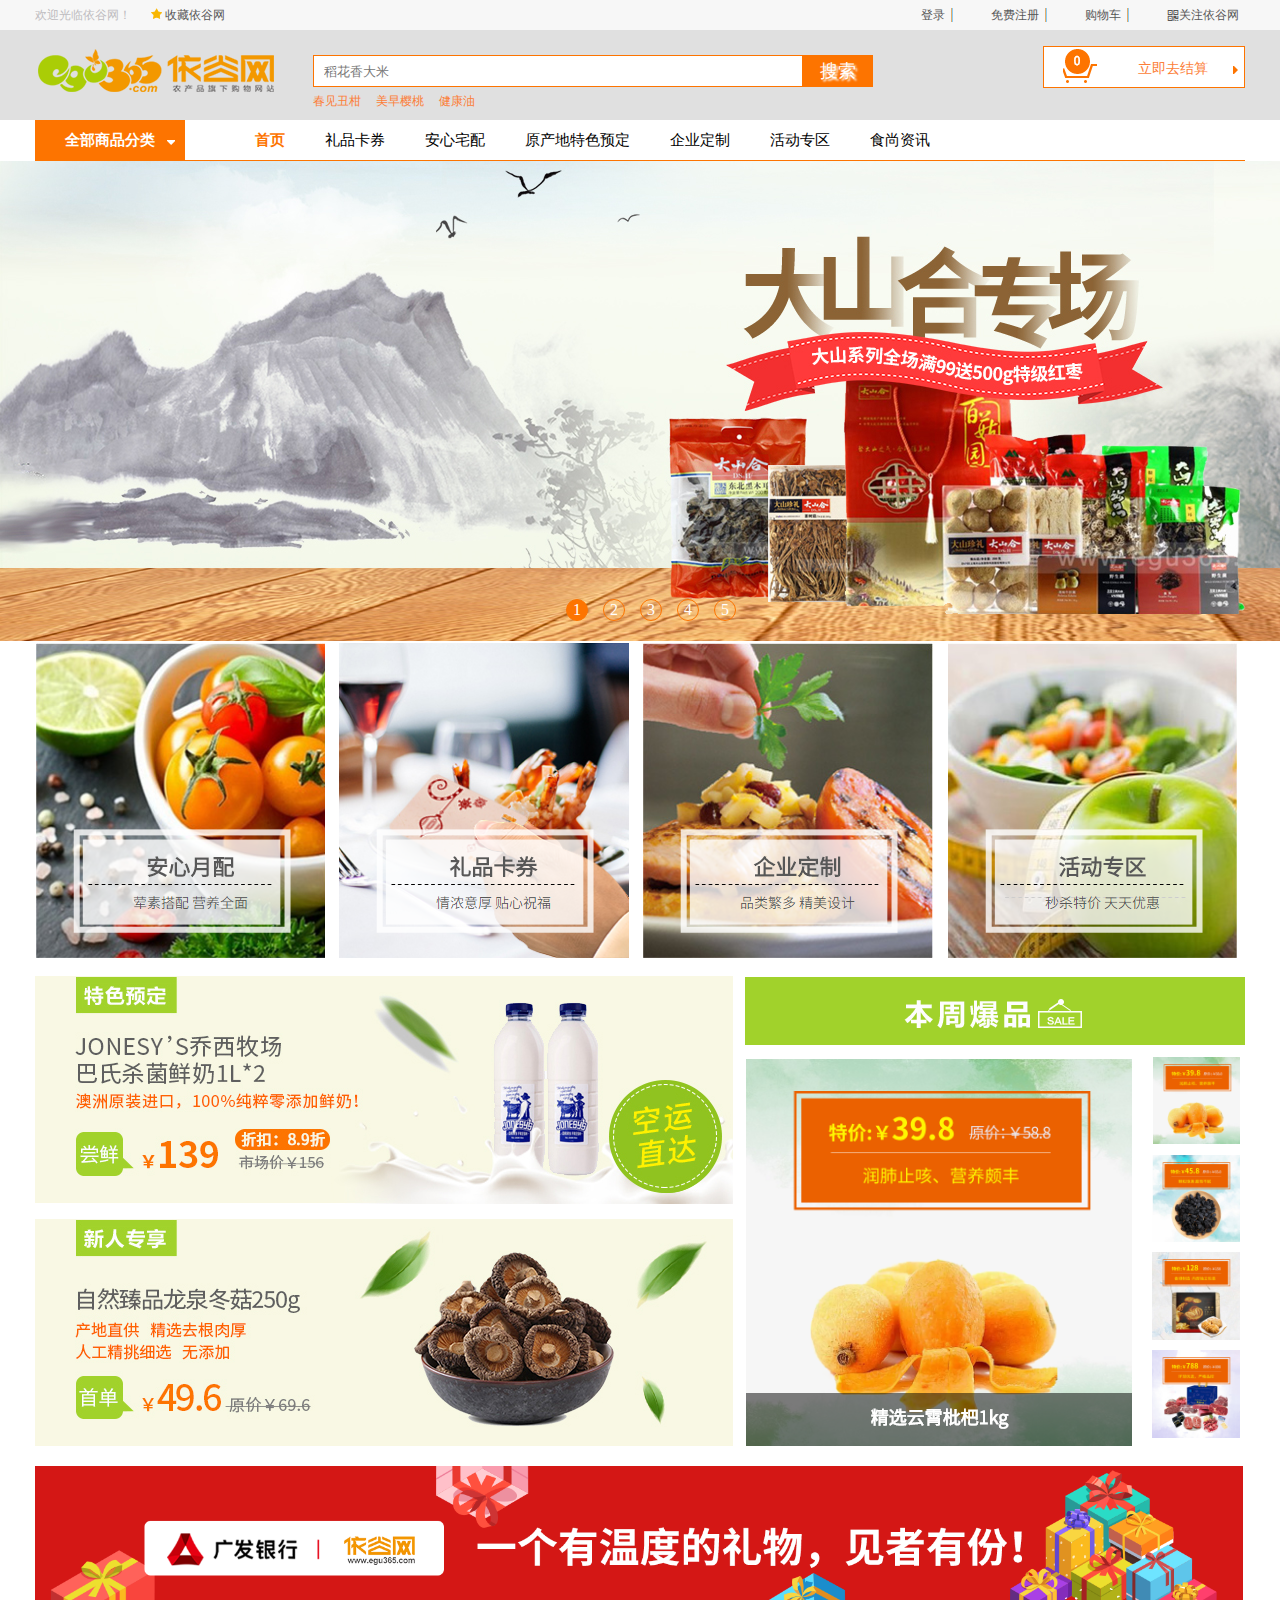
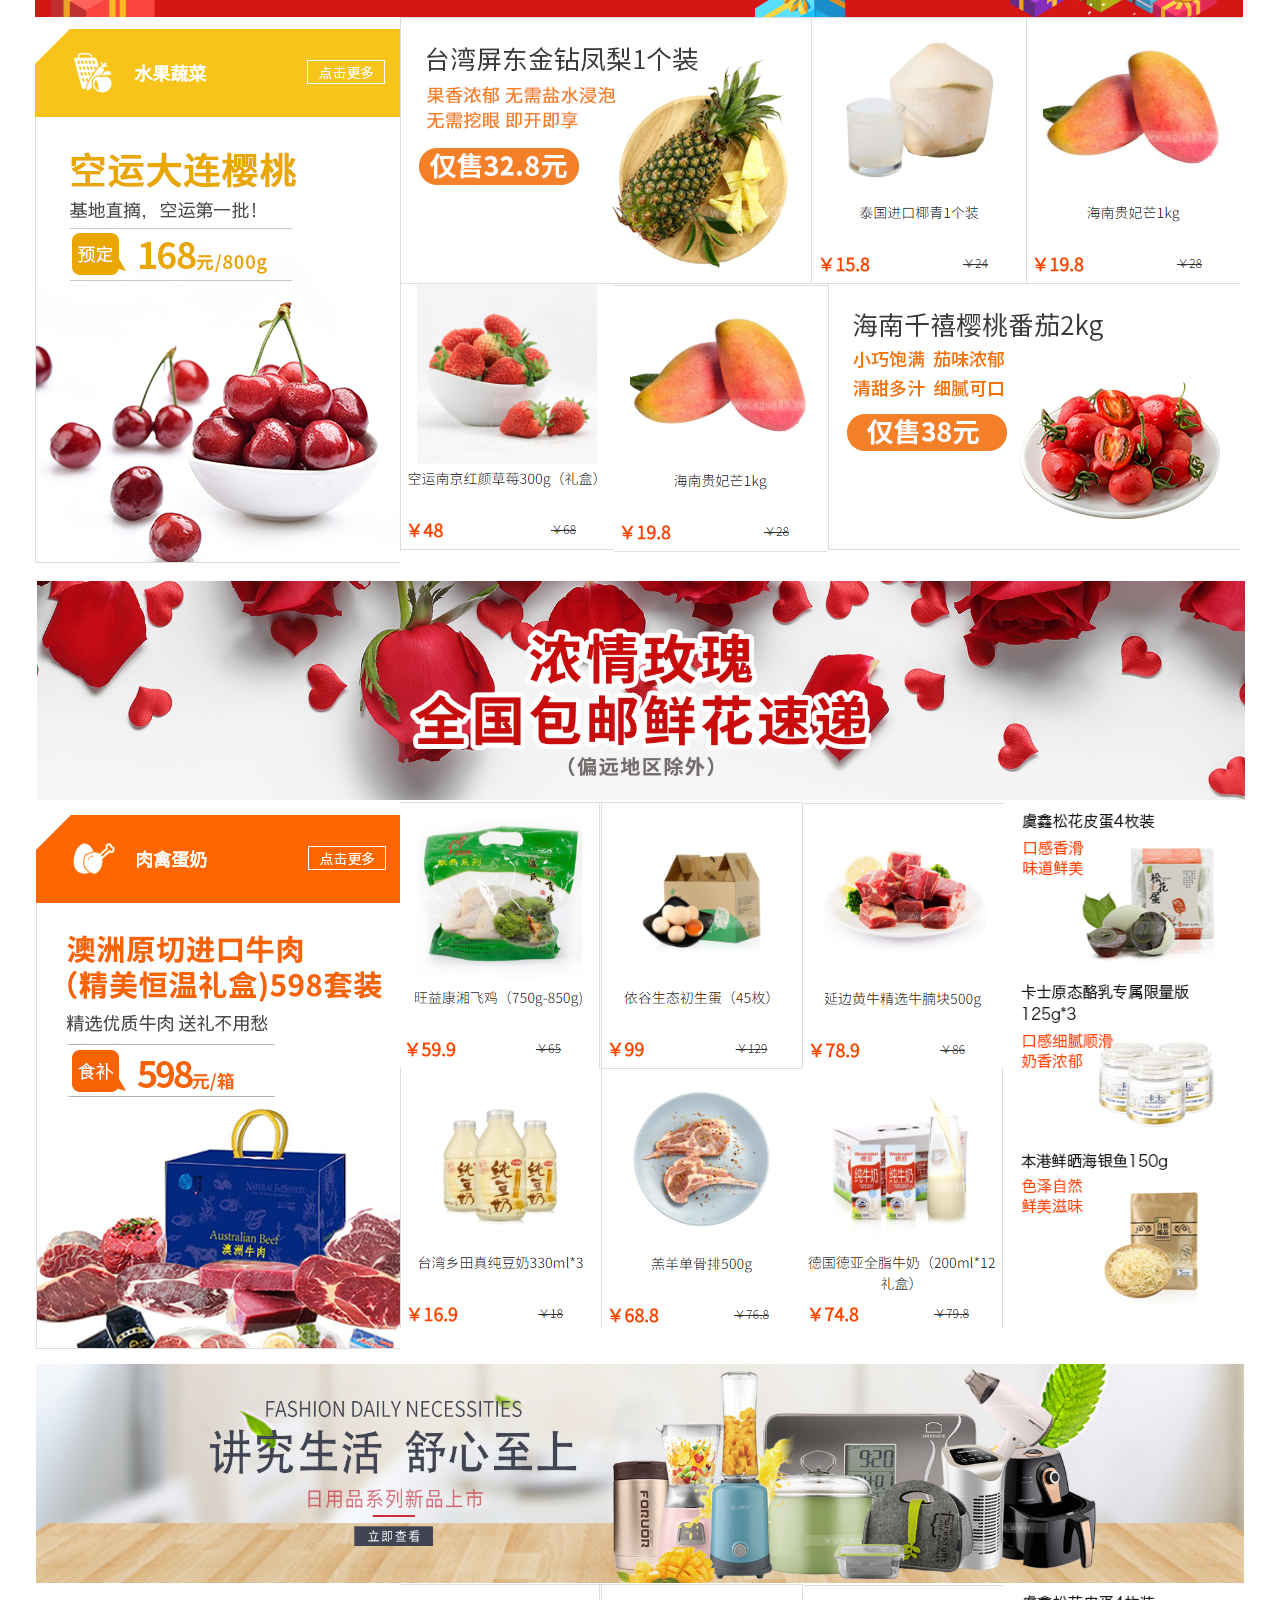
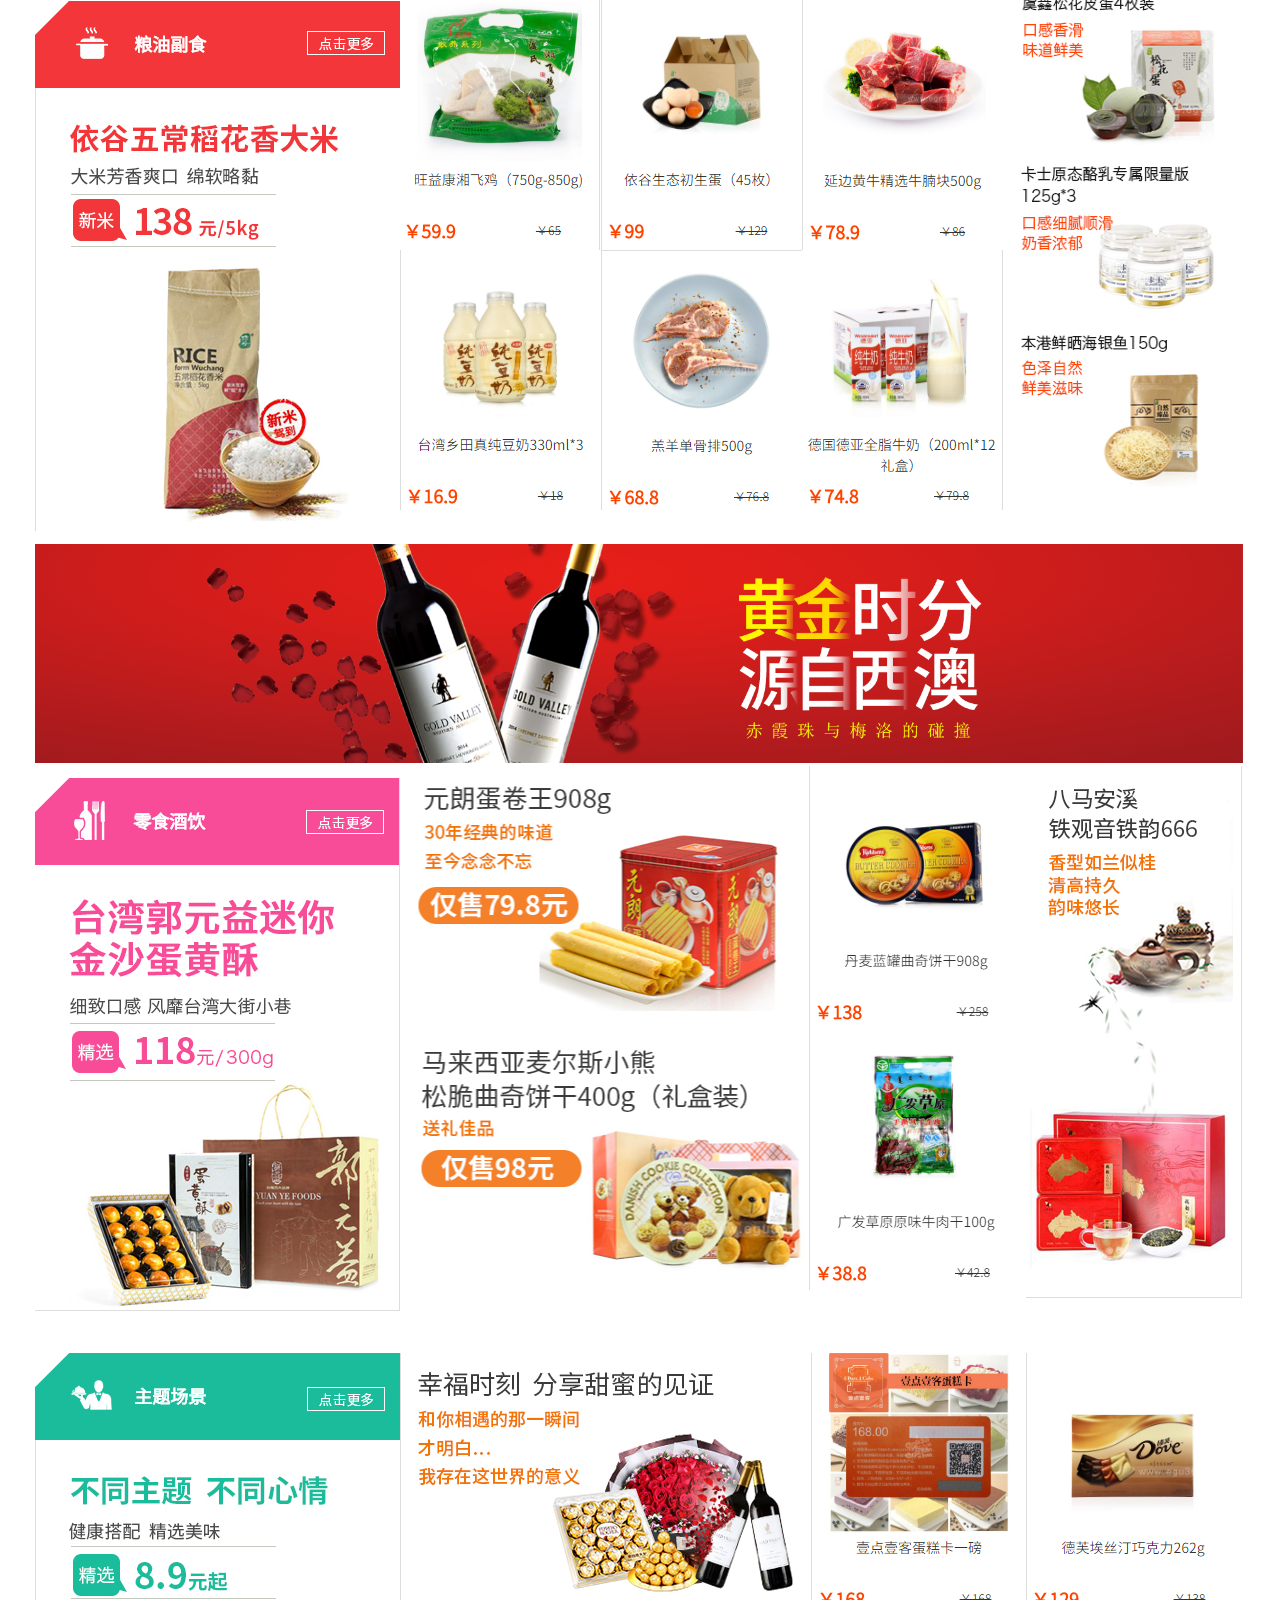
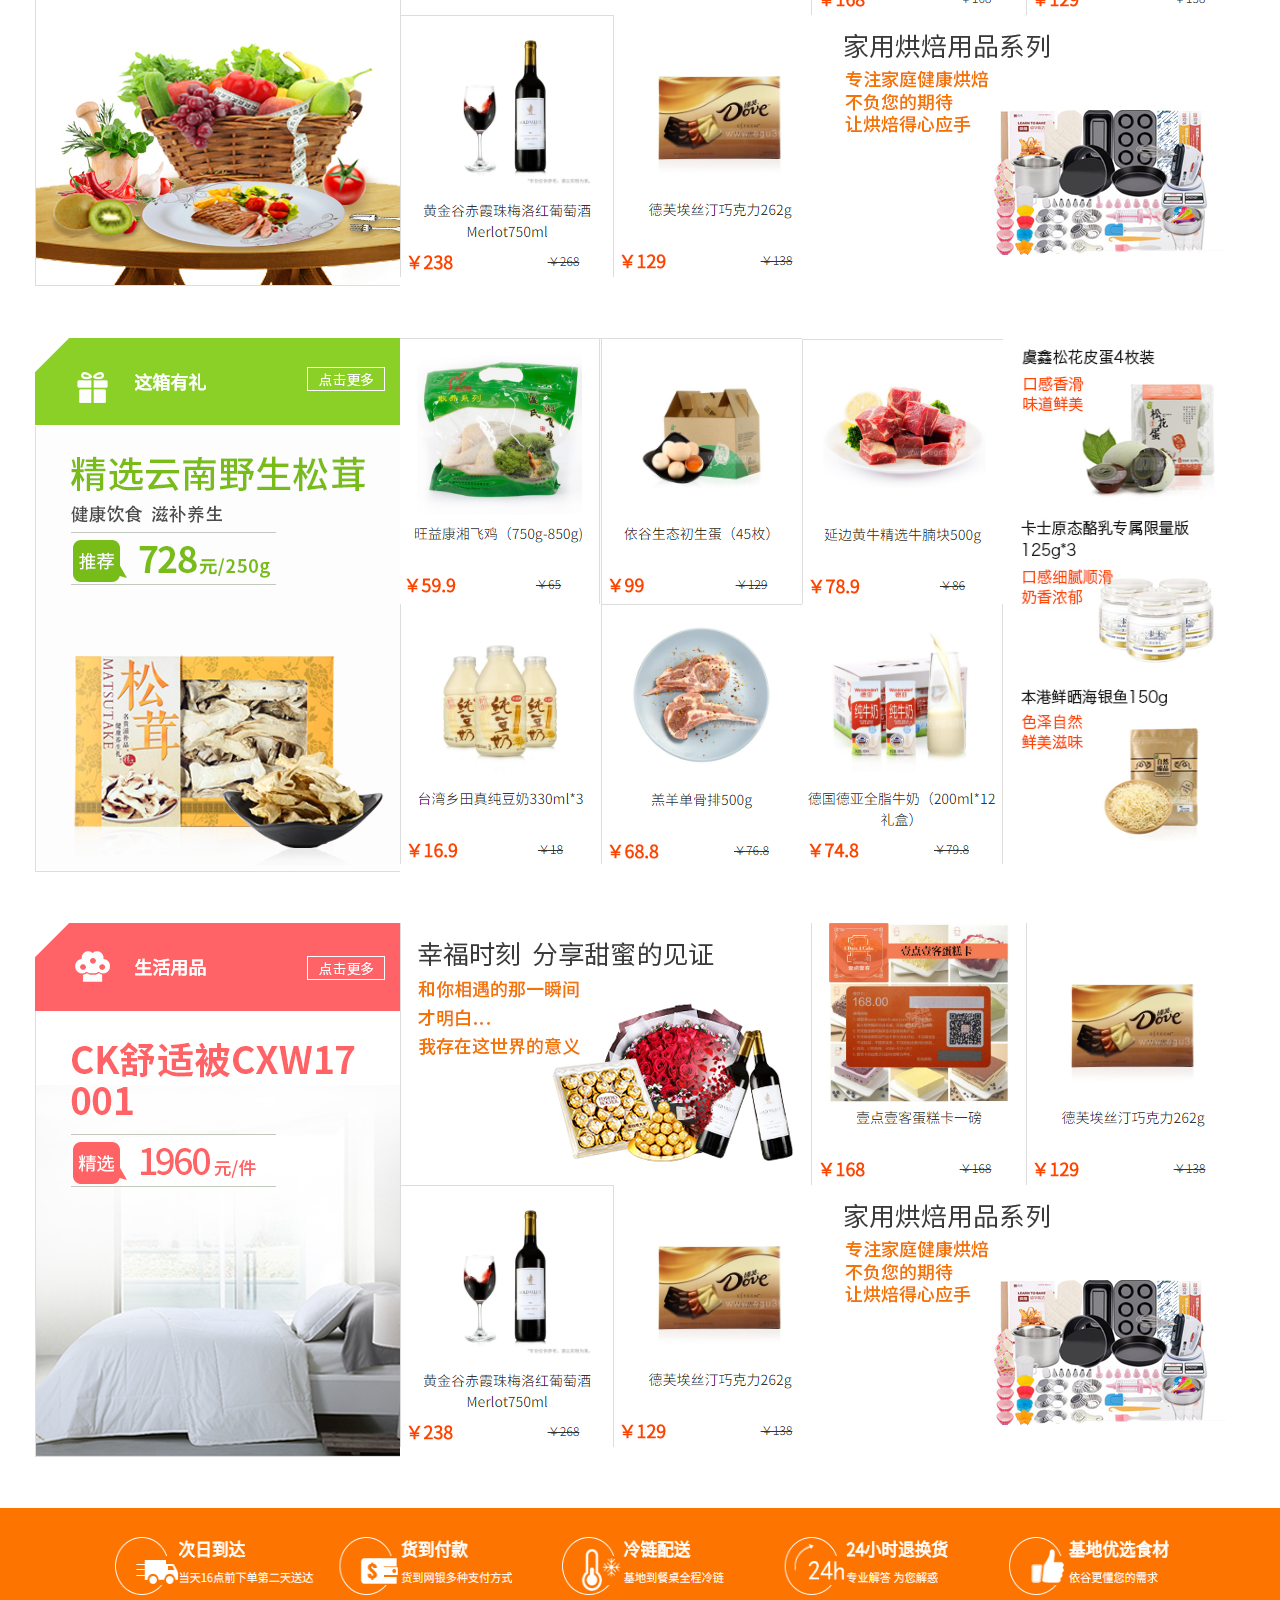
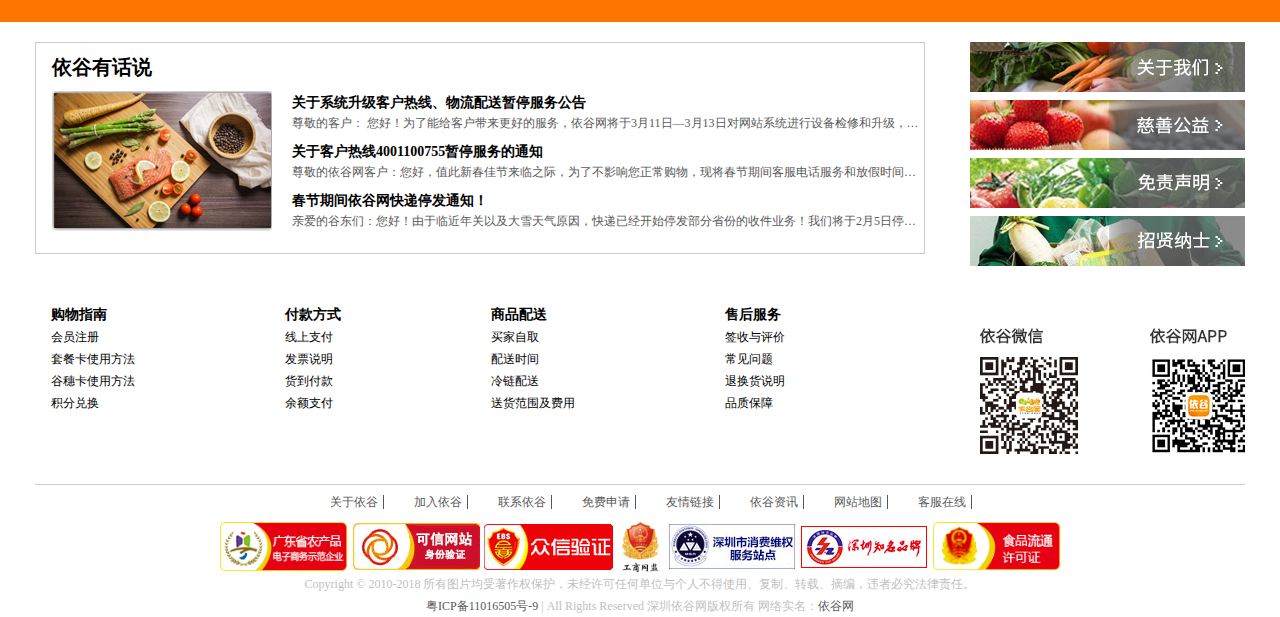
<file: src/index.html>
<!DOCTYPE html>
<html lang="en">
    <head>
        <meta charset="utf-8">
        <link rel="stylesheet" type="text/css" href="css/base.css">
        <link rel="stylesheet" type="text/css" href="css/index.css">
        <script src="js/common.js" type="text/javascript"></script>
        <script src="js/shouye.js" type="text/javascript"></script>
        
    </head>
    <body>
        <div id="box">
            <div id="header1">
                <div class="container">
                    <ul class="zuo fl">
                        <li class="zuo1">欢迎光临依谷网！</li>
                        <li class="zuo2">
                            <i></i>
                            收藏依谷网
                        </li>
                    </ul>
                    <ul class="you fr">
                        <li><span style="border-left:0 none;">登录</span></li>
                        <li><span>免费注册</span></li>
                        <li><span>购物车</span></li>
                        <li>
                            <span style="border-right:0 none;">
                                <i class="iconfont icon-erweima"></i>关注依谷网
                            </span>
                        </li>
                    </ul>
                </div>
            </div>
            <div id="header2">
                <div class="container">
                    <img src="img/header2_1.png">
                    <div class="hd2_c fl">
                        <input type="text" placeholder="稻花香大米"/>
                        <button>搜索</button>
                        <p>
                            <span>春见丑柑</span>
                            <span>美早樱桃</span>
                            <span>健康油</span>
                        </p>
                    </div>
                    <div class="hd2_r fr">
                        <input type="text" />
                        <!-- gouWuChe -->
                        <p class="gwc">
                            <span class="gwc1"></span>
                            <span class="gwc2"></span>
                        </p>
                        <p class="jiesuan">
                            <span>立即去结算</span>
                            <i class="jiesuan2"></i>
                        </p>
                    </div>
                </div>
            </div>
            <div id="nav">
                <div class="container clearfix">
                    <h2 class="yiji">
                        <a href="">全部商品分类</a>
                        <span class="jiantou"></span>
                        <ul class="nav2">
                            <li class="nav2_li">
                                <i><img src="img/nav2.png"></i>
                                <span class="zuo">水果蔬菜</span>
                                <ul class="nav3">
                                    <li>
                                        <span>国产水果</span>
                                        <span>苹果</span>
                                        <span>梨</span>
                                        <span>柑橙柚</span>
                                        <span>桃李杏</span>
                                        <span>瓜类</span>
                                        <span>热带水果</span>
                                        <span>富含维C</span>
                                        <span>其他</span>
                                    </li>
                                    <li>
                                        <span>进口水果</span>
                                        <span>美国</span>
                                        <span>智利</span>
                                        <span>新西兰</span>
                                        <span>澳大利亚</span>
                                        <span>泰国</span>
                                        <span>越南</span>
                                        <span>其他</span>
                                    </li>
                                    <li>
                                        <span>新鲜蔬菜</span>
                                        <span>叶菜</span>
                                        <span>根茎/瓜类</span>
                                        <span>菌菇类</span>
                                        <span>茄果/豆类</span>
                                        <span>特色蔬菜</span>
                                        <span>其他蔬菜</span>
                                    </li>
                                </ul>
                            </li>
                            <li class="nav2_li">
                                <i><img src="img/nav3.png"></i>
                                <span  class="zuo">肉禽蛋奶</span>
                                <ul class="nav3">
                                    <li>
                                        <span>无肉不欢</span>
                                        <span>进口肉类</span>
                                        <span>牛肉</span>
                                        <span>羊肉</span>
                                        <span>猪肉</span>
                                        <span>家禽</span>
                                        <span>其他</span>
                                    </li>
                                    <li>
                                        <span>水产海鲜</span>
                                        <span>虾兵蟹将</span>
                                        <span>鲍参翅肚</span>
                                        <span>淡鱼海鱼</span>
                                        <span>珍品贝类</span>
                                    </li>
                                    <li>
                                        <span>新鲜蛋品</span>
                                        <span>生态养殖</span>
                                        <span>蛋蛋制品</span>
                                    </li>
                                    <li>
                                        <span>方便速食</span>
                                        <span>速食品</span>
                                        <span>手工面点</span>
                                        <span>丸子</span>
                                        <span>豆制品</span>
                                    </li>
                                    <li>
                                        <span>牛奶乳品</span>
                                        <span>有机奶</span>
                                        <span>纯牛奶</span>
                                        <span>酸奶</span>
                                        <span>奶制品</span>
                                    </li>
                                </ul>
                            </li>
                            <li class="nav2_li">
                                <i><img src="img/nav4.png"></i>
                                <span class="zuo">粮油副食</span>
                                <ul class="nav3">
                                    <li>
                                        <span>干货特产</span>
                                        <span>臻品干货</span>
                                        <span>山珍海味</span>
                                        <span>腌腊食品</span>
                                        <span>其他特产</span>
                                    </li>
                                    <li>
                                        <span>米面杂粮</span>
                                        <span>五常稻花香</span>
                                        <span>大米</span>
                                        <span>五谷杂粮</span>
                                        <span>面/粉/及制品</span>
                                    </li>
                                    <li>
                                        <span>健康食油</span>
                                        <span>花生油</span>
                                        <span>玉米油</span>
                                        <span>橄榄油</span>
                                        <span>山茶油</span>
                                        <span>调和油</span>
                                        <span>更多油类</span>
                                    </li>
                                    <li>
                                        <span>五味生香</span>
                                        <span>调味品</span>
                                        <span>汤料/底料</span>
                                        <span>果酱</span>
                                        <span>沙拉酱</span>
                                        <span>辣椒酱</span>
                                        <span>其他酱料</span>
                                    </li>
                                </ul>
                            </li>
                            <li class="nav2_li">
                                <i><img src="img/nav5.png"></i>
                                <span class="zuo">零食酒饮</span>
                                <ul class="nav3">
                                    <li>
                                        <span>吃货精选</span>
                                        <span>进口零食</span>
                                        <span>坚果炒货</span>
                                        <span>果干蜜饯</span>
                                        <span>糕点饼干</span>
                                        <span>糖果巧克力</span>
                                        <span>膨化食品</span>
                                        <span>飘香肉脯</span>
                                        <span>海苔</span>
                                        <span>其他</span>
                                    </li>
                                    <li>
                                        <span>冲调饮料</span>
                                        <span>咖啡</span>
                                        <span>冲调品</span>
                                        <span>饮料</span>
                                        <span>蜂蜜</span>
                                    </li>
                                    <li>
                                        <span>茶香四溢</span>
                                        <span>大红袍</span>
                                        <span>普洱</span>
                                        <span>黑茶</span>
                                        <span>铁观音</span>
                                        <span>乌龙茶</span>
                                        <span>红茶</span>
                                        <span>绿茶</span>
                                    </li>
                                    <li>
                                        <span>美酒佳酿</span>
                                        <span>红酒</span>
                                        <span>啤酒</span>
                                        <span>洋酒</span>
                                        <span>白酒</span>
                                        <span>其他酒品</span>
                                    </li>
                                </ul>
                            </li>
                            <li class="nav2_li">
                                <i><img src="img/nav6.png"></i>
                                <span class="zuo">主题场景</span>
                                <ul class="nav3">
                                    <li>
                                        <span>心动时刻</span>
                                        <span>鲜花</span>
                                        <span>蛋糕</span>
                                        <span>巧克力</span>
                                        <span>红酒</span>
                                    </li>
                                    <li>
                                        <span>新派料理</span>
                                        <span>慢享烘焙</span>
                                        <span>健身减脂</span>
                                        <span>异国风味</span>
                                        <span>中华烹饪</span>
                                    </li>
                                    <li>
                                        <span>年节惊喜</span>
                                        <span>恭贺新禧</span>
                                        <span>真情邂逅</span>
                                        <span>端午安康</span>
                                        <span>花好月圆</span>
                                    </li>
                                    <li>
                                        <span>家常宴客</span>
                                        <span>省心家宴</span>
                                        <span>烛光晚餐</span>
                                        <span>生日派对</span>
                                        <span>香辣火锅</span>
                                        <span>热情烧烤</span>
                                        <span>小菜一碟</span>
                                    </li>
                                </ul>
                            </li>
                            <li class="nav2_li">
                                <i><img src="img/nav7.png"></i>
                                <span class="zuo">这箱有礼</span>
                                <ul class="nav3">
                                    <li>
                                        <span>走亲访友</span>
                                        <span>父母长辈</span>
                                        <span>同事好友</span>
                                        <span>情侣夫妻</span>
                                        <span>儿女小辈</span>
                                    </li>
                                    <li>
                                        <span>情礼兼到</span>
                                        <span>拜年必备</span>
                                        <span>滋补养生</span>
                                        <span>粮油干货</span>
                                        <span>水果休闲</span>
                                    </li>
                                </ul>
                            </li>
                            <li class="nav2_li">
                                <i><img src="img/nav8.png"></i>
                                <span class="zuo">生活用品</span>
                                <ul class="nav3">
                                    <li>
                                        <span>家居用品</span>
                                        <span>洗漱用品</span>
                                        <span>家居小电器</span>
                                        <span>床上用品</span>
                                        <span>其他用品</span>
                                    </li>
                                    <li>
                                        <span>厨房用品</span>
                                        <span>烹饪锅具</span>
                                        <span>餐具杯具</span>
                                        <span>厨房小电器</span>
                                        <span>厨房配件</span>
                                        <span>其他用品</span>
                                    </li>
                                </ul>
                            </li>
                            <li class="shouqi"><img src="img/nav9.png"></li>
                        </ul>
                    </h2>
                    <ul class="nav1">
                        <li style="color:#FD7400;font-weight:bold;">首页</li>
                        <li>礼品卡券</li>
                        <li>安心宅配</li>
                        <li>原产地特色预定</li>
                        <li>企业定制</li>
                        <li>活动专区</li>
                        <li>食尚资讯</li>
                    </ul>
                </div>
            </div>
            <div id="banner">
                <ul>
                    <li><img src="img/lunbo1.jpg"></li>
                    <li><img src="img/lunbo2.jpg"></li>
                    <li><img src="img/lunbo3.jpg"></li>
                    <li><img src="img/lunbo4.jpg"></li>
                    <li><img src="img/lunbo5.jpg"></li>
                </ul>
            </div>
            <div id="main1">
                <div class="container">
                    <ul>
                        <li><a href=""><img src="img/main11.png"></a></li>
                        <li><a href=""><img src="img/main12.png"></a></li>
                        <li><a href=""><img src="img/main13.png"></a></li>
                        <li><a href=""><img src="img/main14.png" style="padding:0;"></a></li>
                    </ul>
                </div>
            </div>
            <div id="main2">
                <div class="container">
                    <div class="main2_l fl">
                        <img src="img/main21.png">
                        <img src="img/main22.png" style="padding-bottom:16px;">
                    </div>
                    <div class="main2_r fr">
                        <a href="#"><img src="img/main23.png"></a>
                        <div class="picShow">
                            <img src="img/big_1.png" id="bigPic">
                            <div id="smallPic">
                                <img src="img/small_1.png" class="smallList">
                                <img src="img/small_2.png" class="smallList">
                                <img src="img/small_3.png" class="smallList">
                                <img src="img/small_4.png" class="smallList">
                            </div>
                        </div>
                    </div>
                </div>
            </div>
            <div id="fenjie1">
                <div class="container">
                    <img src="img/fenjie1.png">
                </div>
            </div>
            <div id="main3">
                <div class="container">
                    <div class="main31 fl">
                        <img src="img/main31.png">
                    </div>
                    <ul class="main3_r s_list">
                        <li><img src="img/shangpin1.png"></li>
                        <li><img src="img/shangpin2.png"><span class="wenzi">加入购物车</span></li>
                        <li><img src="img/shangpin3.png"><span class="wenzi">加入购物车</span></li>
                        <li><img src="img/shangpin4.png"><span class="wenzi">加入购物车</span></li>
                        <li><img src="img/shangpin3.png"><span class="wenzi">加入购物车</span></li>
                        <li><img src="img/shangpin6.png"></li>
                    </ul>
                </div>
            </div>
            <div id="fenjie2">
                <div class="container">
                    <img src="img/fenjie2.png">
                </div>
            </div>
            <div id="main4">
                <div class="container">
                    <div class="main41 fl">
                        <img src="img/main41.png">
                    </div>
                    <ul class="main4_c fl">
                        <li><img src="img/shangpin7.png"><span></span></li>
                        <li><img src="img/shangpin8.png"><span></span></li>
                        <li><img src="img/shangpin9.png"><span></span></li>
                        <li><img src="img/shangpin10.png"><span></span></li>
                        <li><img src="img/shangpin11.png"><span></span></li>
                        <li><img src="img/shangpin12.png"><span></span></li> 
                    </ul>
                    <ul class="main4_r fr">
                        <li><img src="img/shangpin13.png"><span></span></li>
                        <li><img src="img/shangpin14.png"><span></span></li>
                        <li><img src="img/shangpin15.png"><span></span></li>
                    </ul>
                </div>  
            </div>
            <div id="fenjie3">
                <div class="container">
                    <img src="img/fenjie3.png">
                </div>
            </div>
            <div id="main5">
                <div class="container">
                    <div class="main51 fl">
                        <img src="img/main51.png">
                    </div>
                    <ul class="main5_c fl">
                        <li><img src="img/shangpin7.png"><span></span></li>
                        <li><img src="img/shangpin8.png"><span></span></li>
                        <li><img src="img/shangpin9.png"><span></span></li>
                        <li><img src="img/shangpin10.png"><span></span></li>
                        <li><img src="img/shangpin11.png"><span></span></li>
                        <li><img src="img/shangpin12.png"><span></span></li> 
                    </ul>
                    <ul class="main5_r fr">
                        <li><img src="img/shangpin13.png"><span></span></li>
                        <li><img src="img/shangpin14.png"><span></span></li>
                        <li><img src="img/shangpin15.png"><span></span></li>
                    </ul>
                </div>
            </div>
            <div id="fenjie4">
                <div class="container">
                    <img src="img/fenjie4.png">
                </div>
            </div>
            <div id="main6">
                <div class="container">
                    <div class="main61">
                        <img src="img/main61.png" class="img1">
                        <ul class="main61_c fl">
                            <li><img src="img/shangpin16.png"><span></span></li>
                            <li><img src="img/shangpin18.png"><span></span></li>
                            <li><img src="img/shangpin17.png"><span></span></li>
                            <li><img src="img/shangpin19.png"><span></span></li> 
                        </ul>
                        <img src="img/shangpin20.png" alt="" />
                    </div>
                    <div class="main62">
                        <img src="img/main62.png" class="img2">
                        <ul class="main62_r fl">
                            <li><img src="img/shangpin21.png"><span></span></li>
                            <li><img src="img/shangpin22.png"><span></span></li>
                            <li><img src="img/shangpin23.png"><span></span></li>
                            <li><img src="img/shangpin24.png"><span></span></li>
                            <li><img src="img/shangpin23.png"><span></span></li>
                            <li><img src="img/shangpin26.png"><span></span></li>
                        </ul>
                    </div>
                    <div class="main63">
                        <img src="img/main63.png" class="img3">
                        <ul class="main63_c fl">
                            <li><img src="img/shangpin7.png"><span></span></li>
                            <li><img src="img/shangpin8.png"><span></span></li>
                            <li><img src="img/shangpin9.png"><span></span></li>
                            <li><img src="img/shangpin10.png"><span></span></li>
                            <li><img src="img/shangpin11.png"><span></span></li>
                            <li><img src="img/shangpin12.png"><span></span></li> 
                        </ul>
                        <ul class="main63_r fr">
                            <li><img src="img/shangpin13.png"><span></span></li>
                            <li><img src="img/shangpin14.png"><span></span></li>
                            <li><img src="img/shangpin15.png"><span></span></li>
                        </ul>
                    </div>
                    <div class="main64">
                        <img src="img/main64.png" class="img4">
                        <ul class="main64_r fl">
                            <li><img src="img/shangpin21.png"><span></span></li>
                            <li><img src="img/shangpin22.png"><span></span></li>
                            <li><img src="img/shangpin23.png"><span></span></li>
                            <li><img src="img/shangpin24.png"><span></span></li>
                            <li><img src="img/shangpin23.png"><span></span></li>
                            <li><img src="img/shangpin26.png"><span></span></li>
                        </ul>
                    </div>
                </div>
            </div>
            <div id="fenjie5">

                <img src="img/fenjie5.png">
            </div>
            <div id="links">
                <div class="container">
                    <div class="links_l fl">
                        <div class="links_lt">
                            <h3>依谷有话说</h3>
                            <img src="img/link1.png">
                            <h4>关于系统升级客户热线、物流配送暂停服务公告</h4>
                            <p>尊敬的客户： 您好！为了能给客户带来更好的服务，依谷网将于3月11日—3月13日对网站系统进行设备检修和升级，期间客服热线、在线咨询及物流配送暂不提供服务，3月14日起恢复正常咨询及物流配送。给您带来不便敬请谅解，感谢您对依谷网的支持！</p>
                            <h4 style="padding-top:8px;">关于客户热线4001100755暂停服务的通知</h4>
                            <p>尊敬的依谷网客户：您好，值此新春佳节来临之际，为了不影响您正常购物，现将春节期间客服电话服务和放假时间事项公告如下：1、由于中国移动的基站设备故障正在维修，现4001100755客服电话暂时无法正常使用。2、放假时间：2月15日—2月23日。如有不便，敬请谅解。依谷网在此感谢您长久以来对我们的信任与支持。</p>
                            <h4 style="padding-top:8px;">春节期间依谷网快递停发通知！</h4>
                            <p>亲爱的谷东们：您好！由于临近年关以及大雪天气原因，快递已经开始停发部分省份的收件业务！我们将于2月5日停止广东省外的快递发货，2月10日停止广东省内的快递发货，2月15日停止深圳市的订单，超时订单将协调至年后配送2月23日恢复正常发货。</p>
                        </div>
                        <div class="links_lb">
                            <dl style="padding-left:16px;">
                                <dt>购物指南</dt>
                                <dd>会员注册</dd>
                                <dd>套餐卡使用方法</dd>
                                <dd>谷穗卡使用方法</dd>
                                <dd>积分兑换</dd>
                            </dl>
                            <dl>
                                <dt>付款方式</dt>
                                <dd>线上支付</dd>
                                <dd>发票说明</dd>
                                <dd>货到付款</dd>
                                <dd>余额支付</dd>
                            </dl>
                            <dl>
                                <dt>商品配送</dt>
                                <dd>买家自取</dd>
                                <dd>配送时间</dd>
                                <dd>冷链配送</dd>
                                <dd>送货范围及费用</dd>
                            </dl>
                            <dl>
                                <dt>售后服务</dt>
                                <dd>签收与评价</dd>
                                <dd>常见问题</dd>
                                <dd>退换货说明</dd>
                                <dd>品质保障</dd>
                            </dl>
                        </div>
                    </div>
                    <div class="links_r fr">
                        <div class="links_rt">
                            <ul>
                                <li style="padding-top:20px;"><img src="img/link2.png"></li>
                                <li><img src="img/link3.png"></li>
                                <li><img src="img/link4.png"></li>
                                <li><img src="img/link5.png"></li>
                            </ul>
                        </div>
                        <div class="links_rb">
                            <img src="img/link6.png" height="150" width="275">
                        </div>
                    </div>
                </div>
            </div>
            <div id="footer">
                <div class="container">
                    <ul>
                        <li><span>关于依谷</span></li>
                        <li><span>加入依谷</span></li>
                        <li><span>联系依谷</span></li>
                        <li><span>免费申请</span></li>
                        <li><span>友情链接</span></li>
                        <li><span>依谷资讯</span></li>
                        <li><span>网站地图</span></li>
                        <li><span>客服在线</span></li>
                    </ul>
                    <img src="img/footer.png" height="53" width="844">
                    <p>Copyright © 2010-2018 所有图片均受著作权保护，未经许可任何单位与个人不得使用、复制、转载、摘编，违者必究法律责任。</p>
                    <p><span>粤ICP备11016505号-9</span> | All Rights Reserved 深圳依谷网版权所有 网络实名：<span>依谷网</span></p>
                </div>
            </div>
        </div>
    </body>
</html>
</file>
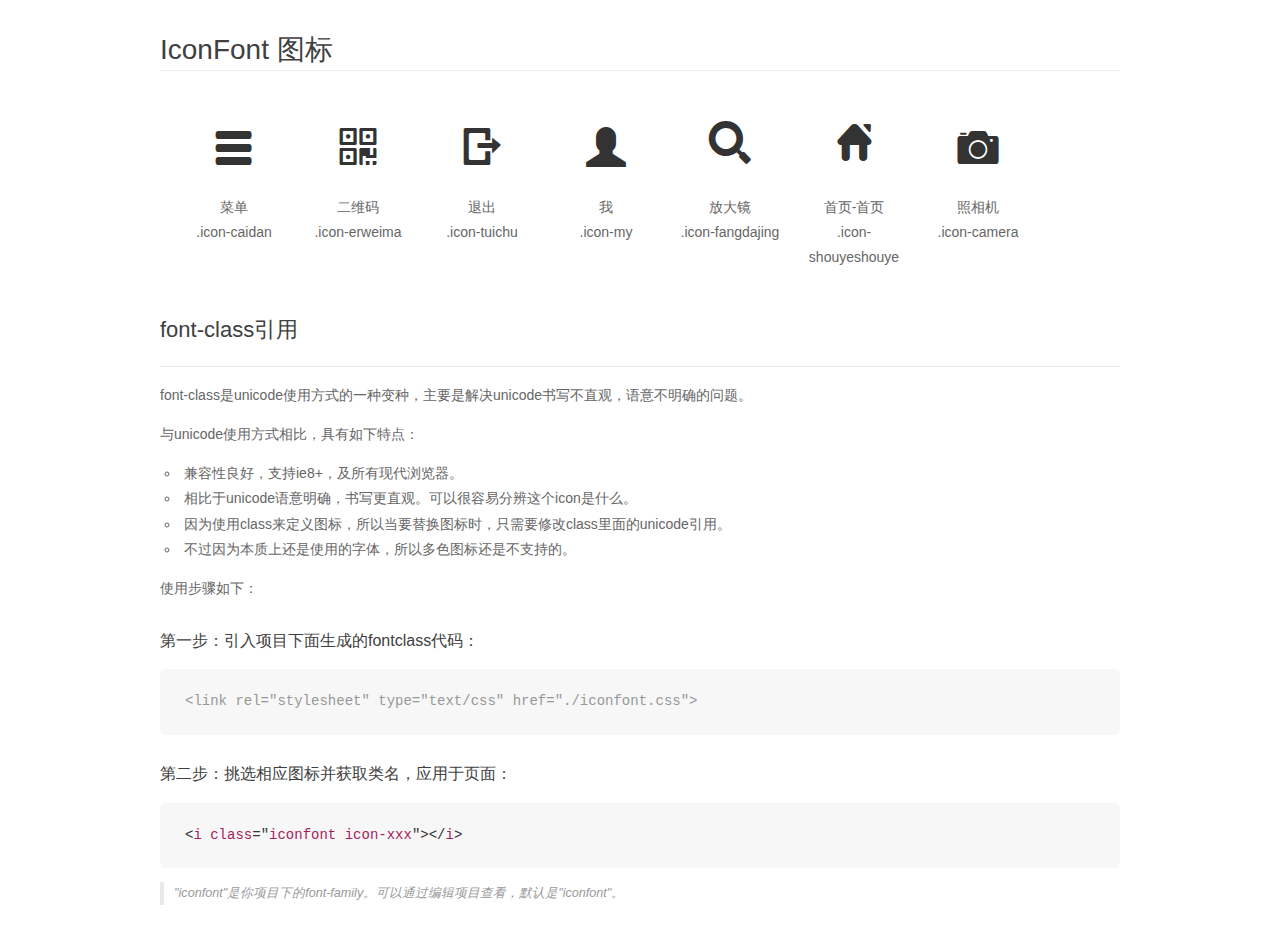
<file: src/font/demo_fontclass.html>
<!DOCTYPE html>
<html>
<head>
    <meta charset="utf-8"/>
    <title>IconFont</title>
    <link rel="stylesheet" href="demo.css">
    <link rel="stylesheet" href="iconfont.css">
</head>
<body>
    <div class="main markdown">
        <h1>IconFont 图标</h1>
        <ul class="icon_lists clear">
            
                <li>
                <i class="icon iconfont icon-caidan"></i>
                    <div class="name">菜单</div>
                    <div class="fontclass">.icon-caidan</div>
                </li>
            
                <li>
                <i class="icon iconfont icon-erweima"></i>
                    <div class="name">二维码</div>
                    <div class="fontclass">.icon-erweima</div>
                </li>
            
                <li>
                <i class="icon iconfont icon-tuichu"></i>
                    <div class="name">退出</div>
                    <div class="fontclass">.icon-tuichu</div>
                </li>
            
                <li>
                <i class="icon iconfont icon-my"></i>
                    <div class="name">我</div>
                    <div class="fontclass">.icon-my</div>
                </li>
            
                <li>
                <i class="icon iconfont icon-fangdajing"></i>
                    <div class="name">放大镜</div>
                    <div class="fontclass">.icon-fangdajing</div>
                </li>
            
                <li>
                <i class="icon iconfont icon-shouyeshouye"></i>
                    <div class="name">首页-首页</div>
                    <div class="fontclass">.icon-shouyeshouye</div>
                </li>
            
                <li>
                <i class="icon iconfont icon-camera"></i>
                    <div class="name">照相机</div>
                    <div class="fontclass">.icon-camera</div>
                </li>
            
        </ul>

        <h2 id="font-class-">font-class引用</h2>
        <hr>

        <p>font-class是unicode使用方式的一种变种，主要是解决unicode书写不直观，语意不明确的问题。</p>
        <p>与unicode使用方式相比，具有如下特点：</p>
        <ul>
        <li>兼容性良好，支持ie8+，及所有现代浏览器。</li>
        <li>相比于unicode语意明确，书写更直观。可以很容易分辨这个icon是什么。</li>
        <li>因为使用class来定义图标，所以当要替换图标时，只需要修改class里面的unicode引用。</li>
        <li>不过因为本质上还是使用的字体，所以多色图标还是不支持的。</li>
        </ul>
        <p>使用步骤如下：</p>
        <h3 id="-fontclass-">第一步：引入项目下面生成的fontclass代码：</h3>


        <pre><code class="lang-js hljs javascript"><span class="hljs-comment">&lt;link rel="stylesheet" type="text/css" href="./iconfont.css"&gt;</span></code></pre>
        <h3 id="-">第二步：挑选相应图标并获取类名，应用于页面：</h3>
        <pre><code class="lang-css hljs">&lt;<span class="hljs-selector-tag">i</span> <span class="hljs-selector-tag">class</span>="<span class="hljs-selector-tag">iconfont</span> <span class="hljs-selector-tag">icon-xxx</span>"&gt;&lt;/<span class="hljs-selector-tag">i</span>&gt;</code></pre>
        <blockquote>
        <p>"iconfont"是你项目下的font-family。可以通过编辑项目查看，默认是"iconfont"。</p>
        </blockquote>
    </div>
</body>
</html>
</file>
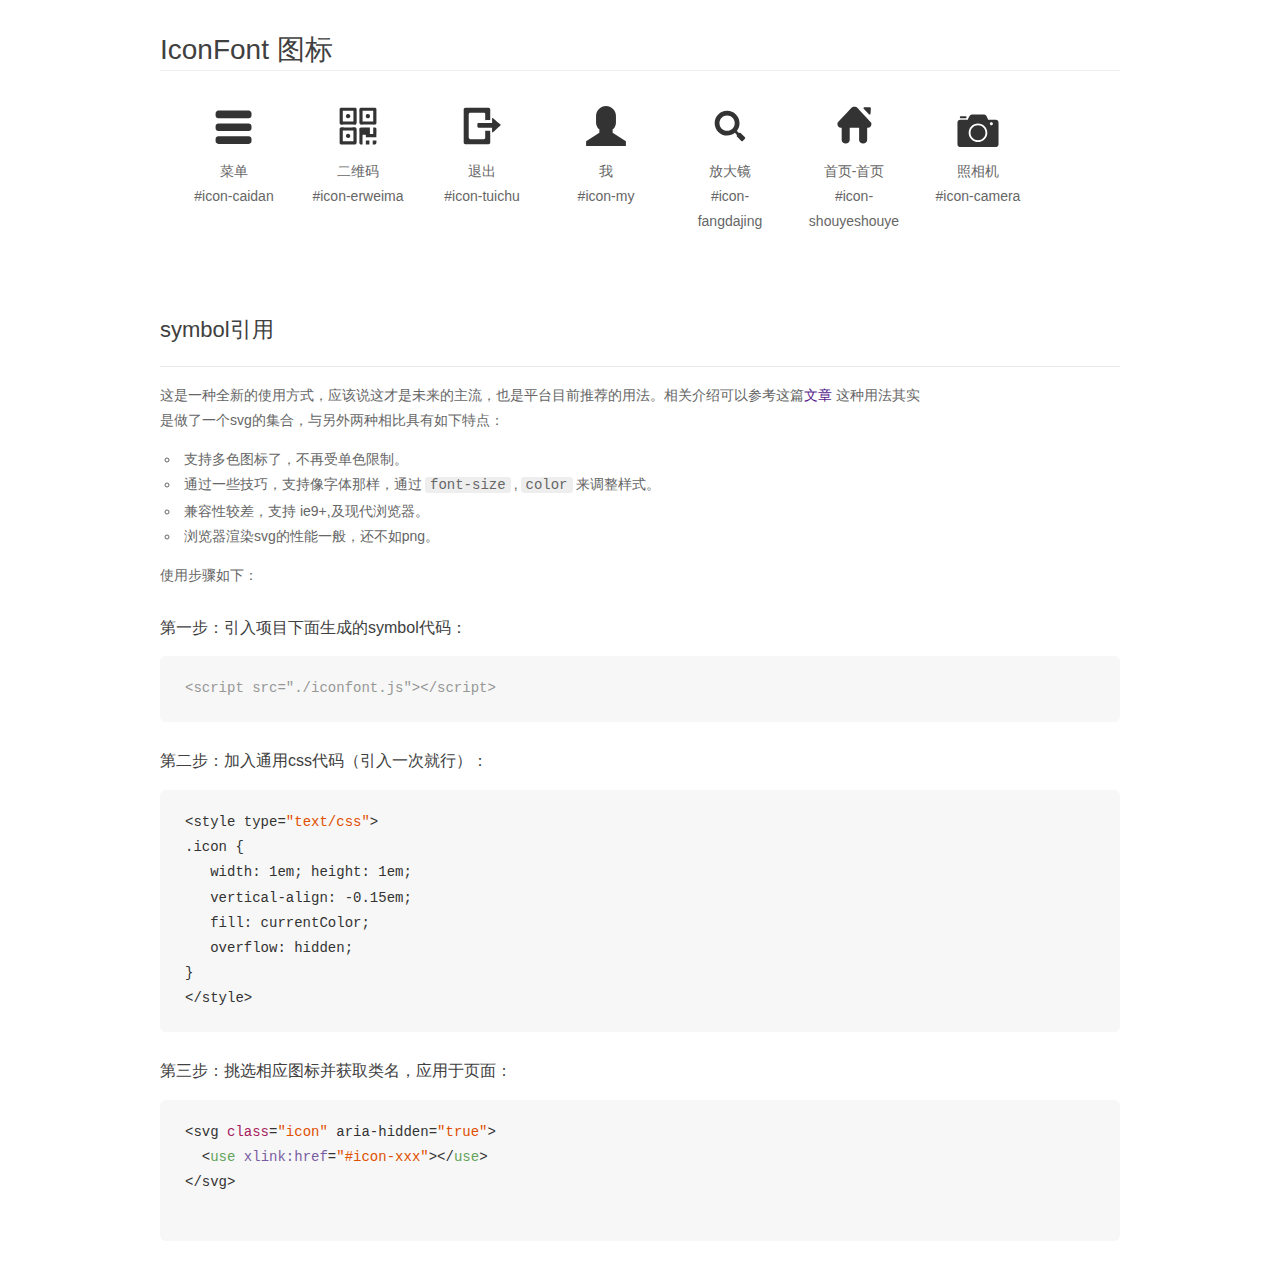
<file: src/font/demo_symbol.html>
<!DOCTYPE html>
<html>
<head>
    <meta charset="utf-8"/>
    <title>IconFont</title>
    <link rel="stylesheet" href="demo.css">
    <script src="iconfont.js"></script>

    <style type="text/css">
        .icon {
          /* 通过设置 font-size 来改变图标大小 */
          width: 1em; height: 1em;
          /* 图标和文字相邻时，垂直对齐 */
          vertical-align: -0.15em;
          /* 通过设置 color 来改变 SVG 的颜色/fill */
          fill: currentColor;
          /* path 和 stroke 溢出 viewBox 部分在 IE 下会显示
             normalize.css 中也包含这行 */
          overflow: hidden;
        }

    </style>
</head>
<body>
    <div class="main markdown">
        <h1>IconFont 图标</h1>
        <ul class="icon_lists clear">
            
                <li>
                    <svg class="icon" aria-hidden="true">
                        <use xlink:href="#icon-caidan"></use>
                    </svg>
                    <div class="name">菜单</div>
                    <div class="fontclass">#icon-caidan</div>
                </li>
            
                <li>
                    <svg class="icon" aria-hidden="true">
                        <use xlink:href="#icon-erweima"></use>
                    </svg>
                    <div class="name">二维码</div>
                    <div class="fontclass">#icon-erweima</div>
                </li>
            
                <li>
                    <svg class="icon" aria-hidden="true">
                        <use xlink:href="#icon-tuichu"></use>
                    </svg>
                    <div class="name">退出</div>
                    <div class="fontclass">#icon-tuichu</div>
                </li>
            
                <li>
                    <svg class="icon" aria-hidden="true">
                        <use xlink:href="#icon-my"></use>
                    </svg>
                    <div class="name">我</div>
                    <div class="fontclass">#icon-my</div>
                </li>
            
                <li>
                    <svg class="icon" aria-hidden="true">
                        <use xlink:href="#icon-fangdajing"></use>
                    </svg>
                    <div class="name">放大镜</div>
                    <div class="fontclass">#icon-fangdajing</div>
                </li>
            
                <li>
                    <svg class="icon" aria-hidden="true">
                        <use xlink:href="#icon-shouyeshouye"></use>
                    </svg>
                    <div class="name">首页-首页</div>
                    <div class="fontclass">#icon-shouyeshouye</div>
                </li>
            
                <li>
                    <svg class="icon" aria-hidden="true">
                        <use xlink:href="#icon-camera"></use>
                    </svg>
                    <div class="name">照相机</div>
                    <div class="fontclass">#icon-camera</div>
                </li>
            
        </ul>


        <h2 id="symbol-">symbol引用</h2>
        <hr>

        <p>这是一种全新的使用方式，应该说这才是未来的主流，也是平台目前推荐的用法。相关介绍可以参考这篇<a href="">文章</a>
        这种用法其实是做了一个svg的集合，与另外两种相比具有如下特点：</p>
        <ul>
          <li>支持多色图标了，不再受单色限制。</li>
          <li>通过一些技巧，支持像字体那样，通过<code>font-size</code>,<code>color</code>来调整样式。</li>
          <li>兼容性较差，支持 ie9+,及现代浏览器。</li>
          <li>浏览器渲染svg的性能一般，还不如png。</li>
        </ul>
        <p>使用步骤如下：</p>
        <h3 id="-symbol-">第一步：引入项目下面生成的symbol代码：</h3>
        <pre><code class="lang-js hljs javascript"><span class="hljs-comment">&lt;script src="./iconfont.js"&gt;&lt;/script&gt;</span></code></pre>
        <h3 id="-css-">第二步：加入通用css代码（引入一次就行）：</h3>
        <pre><code class="lang-js hljs javascript">&lt;style type=<span class="hljs-string">"text/css"</span>&gt;
.icon {
   width: <span class="hljs-number">1</span>em; height: <span class="hljs-number">1</span>em;
   vertical-align: <span class="hljs-number">-0.15</span>em;
   fill: currentColor;
   overflow: hidden;
}
&lt;<span class="hljs-regexp">/style&gt;</span></code></pre>
        <h3 id="-">第三步：挑选相应图标并获取类名，应用于页面：</h3>
        <pre><code class="lang-js hljs javascript">&lt;svg <span class="hljs-class"><span class="hljs-keyword">class</span></span>=<span class="hljs-string">"icon"</span> aria-hidden=<span class="hljs-string">"true"</span>&gt;<span class="xml"><span class="hljs-tag">
  &lt;<span class="hljs-name">use</span> <span class="hljs-attr">xlink:href</span>=<span class="hljs-string">"#icon-xxx"</span>&gt;</span><span class="hljs-tag">&lt;/<span class="hljs-name">use</span>&gt;</span>
</span>&lt;<span class="hljs-regexp">/svg&gt;
        </span></code></pre>
    </div>
</body>
</html>
</file>
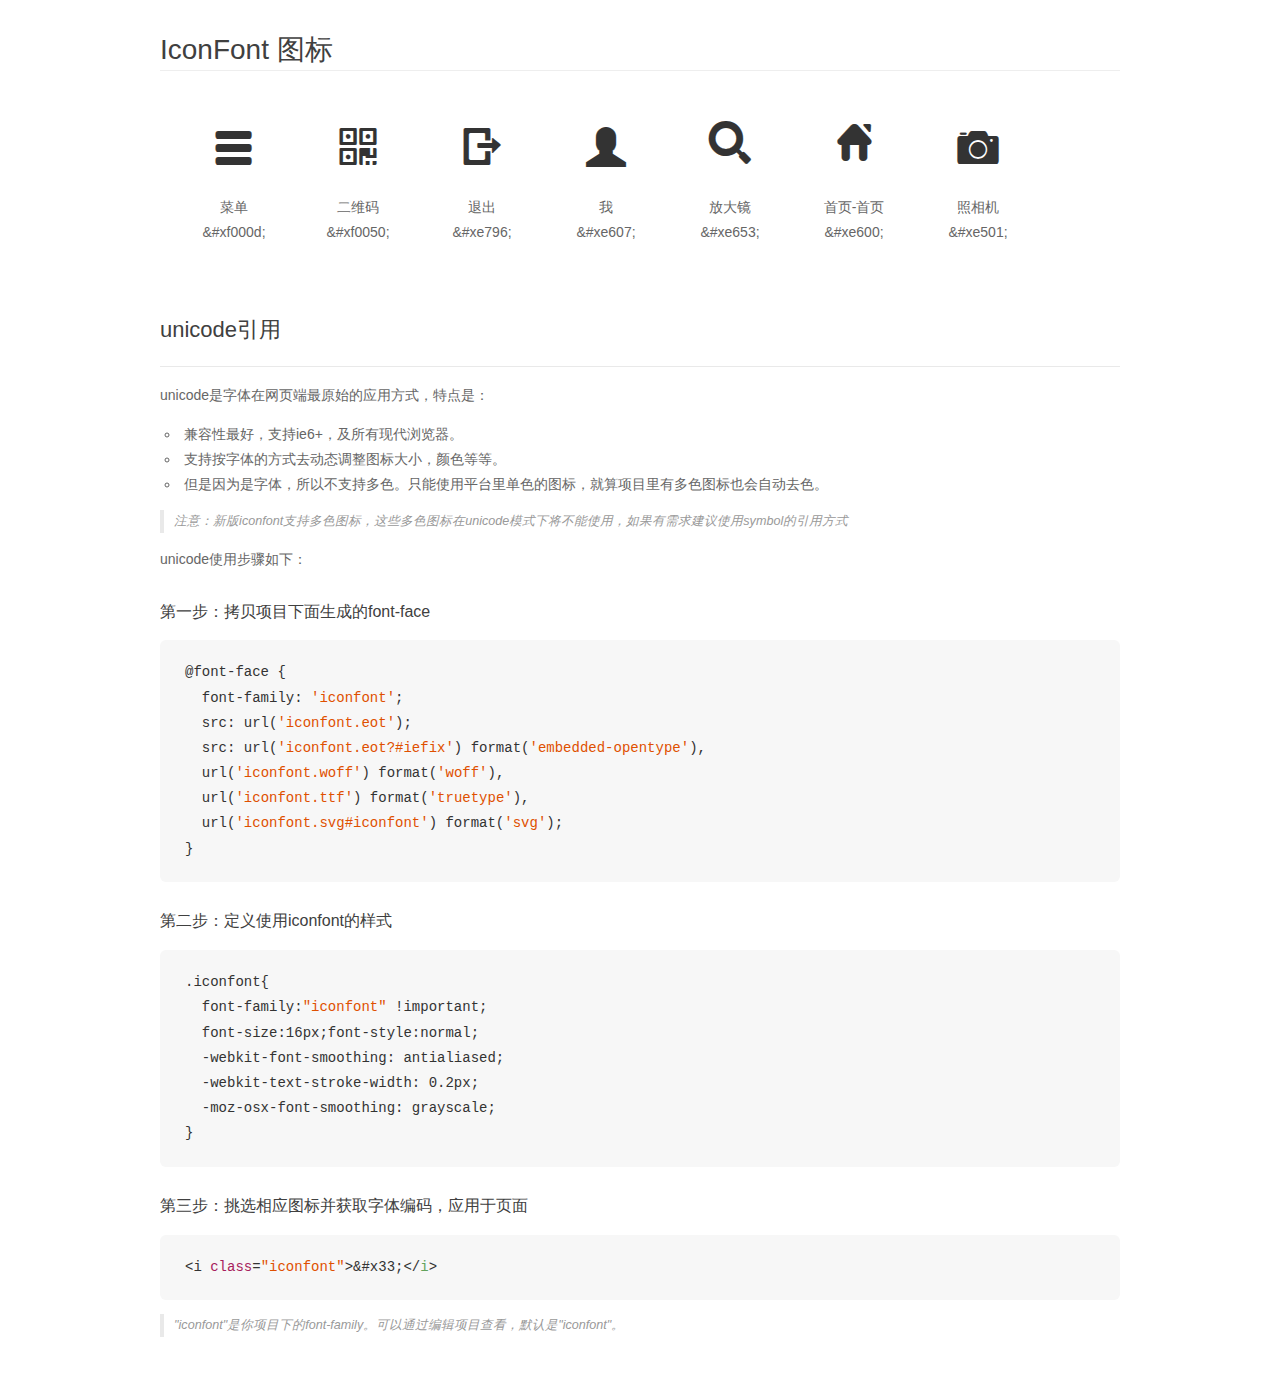
<file: src/font/demo_unicode.html>
<!DOCTYPE html>
<html>
<head>
    <meta charset="utf-8"/>
    <title>IconFont</title>
    <link rel="stylesheet" href="demo.css">

    <style type="text/css">

        @font-face {font-family: "iconfont";
          src: url('iconfont.eot'); /* IE9*/
          src: url('iconfont.eot#iefix') format('embedded-opentype'), /* IE6-IE8 */
          url('iconfont.woff') format('woff'), /* chrome, firefox */
          url('iconfont.ttf') format('truetype'), /* chrome, firefox, opera, Safari, Android, iOS 4.2+*/
          url('iconfont.svg#iconfont') format('svg'); /* iOS 4.1- */
        }

        .iconfont {
          font-family:"iconfont" !important;
          font-size:16px;
          font-style:normal;
          -webkit-font-smoothing: antialiased;
          -webkit-text-stroke-width: 0.2px;
          -moz-osx-font-smoothing: grayscale;
        }

    </style>
</head>
<body>
    <div class="main markdown">
        <h1>IconFont 图标</h1>
        <ul class="icon_lists clear">
            
                <li>
                <i class="icon iconfont">&#xf000d;</i>
                    <div class="name">菜单</div>
                    <div class="code">&amp;#xf000d;</div>
                </li>
            
                <li>
                <i class="icon iconfont">&#xf0050;</i>
                    <div class="name">二维码</div>
                    <div class="code">&amp;#xf0050;</div>
                </li>
            
                <li>
                <i class="icon iconfont">&#xe796;</i>
                    <div class="name">退出</div>
                    <div class="code">&amp;#xe796;</div>
                </li>
            
                <li>
                <i class="icon iconfont">&#xe607;</i>
                    <div class="name">我</div>
                    <div class="code">&amp;#xe607;</div>
                </li>
            
                <li>
                <i class="icon iconfont">&#xe653;</i>
                    <div class="name">放大镜</div>
                    <div class="code">&amp;#xe653;</div>
                </li>
            
                <li>
                <i class="icon iconfont">&#xe600;</i>
                    <div class="name">首页-首页</div>
                    <div class="code">&amp;#xe600;</div>
                </li>
            
                <li>
                <i class="icon iconfont">&#xe501;</i>
                    <div class="name">照相机</div>
                    <div class="code">&amp;#xe501;</div>
                </li>
            
        </ul>
        <h2 id="unicode-">unicode引用</h2>
        <hr>

        <p>unicode是字体在网页端最原始的应用方式，特点是：</p>
        <ul>
        <li>兼容性最好，支持ie6+，及所有现代浏览器。</li>
        <li>支持按字体的方式去动态调整图标大小，颜色等等。</li>
        <li>但是因为是字体，所以不支持多色。只能使用平台里单色的图标，就算项目里有多色图标也会自动去色。</li>
        </ul>
        <blockquote>
        <p>注意：新版iconfont支持多色图标，这些多色图标在unicode模式下将不能使用，如果有需求建议使用symbol的引用方式</p>
        </blockquote>
        <p>unicode使用步骤如下：</p>
        <h3 id="-font-face">第一步：拷贝项目下面生成的font-face</h3>
        <pre><code class="lang-js hljs javascript">@font-face {
  font-family: <span class="hljs-string">'iconfont'</span>;
  src: url(<span class="hljs-string">'iconfont.eot'</span>);
  src: url(<span class="hljs-string">'iconfont.eot?#iefix'</span>) format(<span class="hljs-string">'embedded-opentype'</span>),
  url(<span class="hljs-string">'iconfont.woff'</span>) format(<span class="hljs-string">'woff'</span>),
  url(<span class="hljs-string">'iconfont.ttf'</span>) format(<span class="hljs-string">'truetype'</span>),
  url(<span class="hljs-string">'iconfont.svg#iconfont'</span>) format(<span class="hljs-string">'svg'</span>);
}
</code></pre>
        <h3 id="-iconfont-">第二步：定义使用iconfont的样式</h3>
        <pre><code class="lang-js hljs javascript">.iconfont{
  font-family:<span class="hljs-string">"iconfont"</span> !important;
  font-size:<span class="hljs-number">16</span>px;font-style:normal;
  -webkit-font-smoothing: antialiased;
  -webkit-text-stroke-width: <span class="hljs-number">0.2</span>px;
  -moz-osx-font-smoothing: grayscale;
}
</code></pre>
        <h3 id="-">第三步：挑选相应图标并获取字体编码，应用于页面</h3>
        <pre><code class="lang-js hljs javascript">&lt;i <span class="hljs-class"><span class="hljs-keyword">class</span></span>=<span class="hljs-string">"iconfont"</span>&gt;&amp;#x33;<span class="xml"><span class="hljs-tag">&lt;/<span class="hljs-name">i</span>&gt;</span></span></code></pre>

        <blockquote>
        <p>"iconfont"是你项目下的font-family。可以通过编辑项目查看，默认是"iconfont"。</p>
        </blockquote>
    </div>


</body>
</html>
</file>
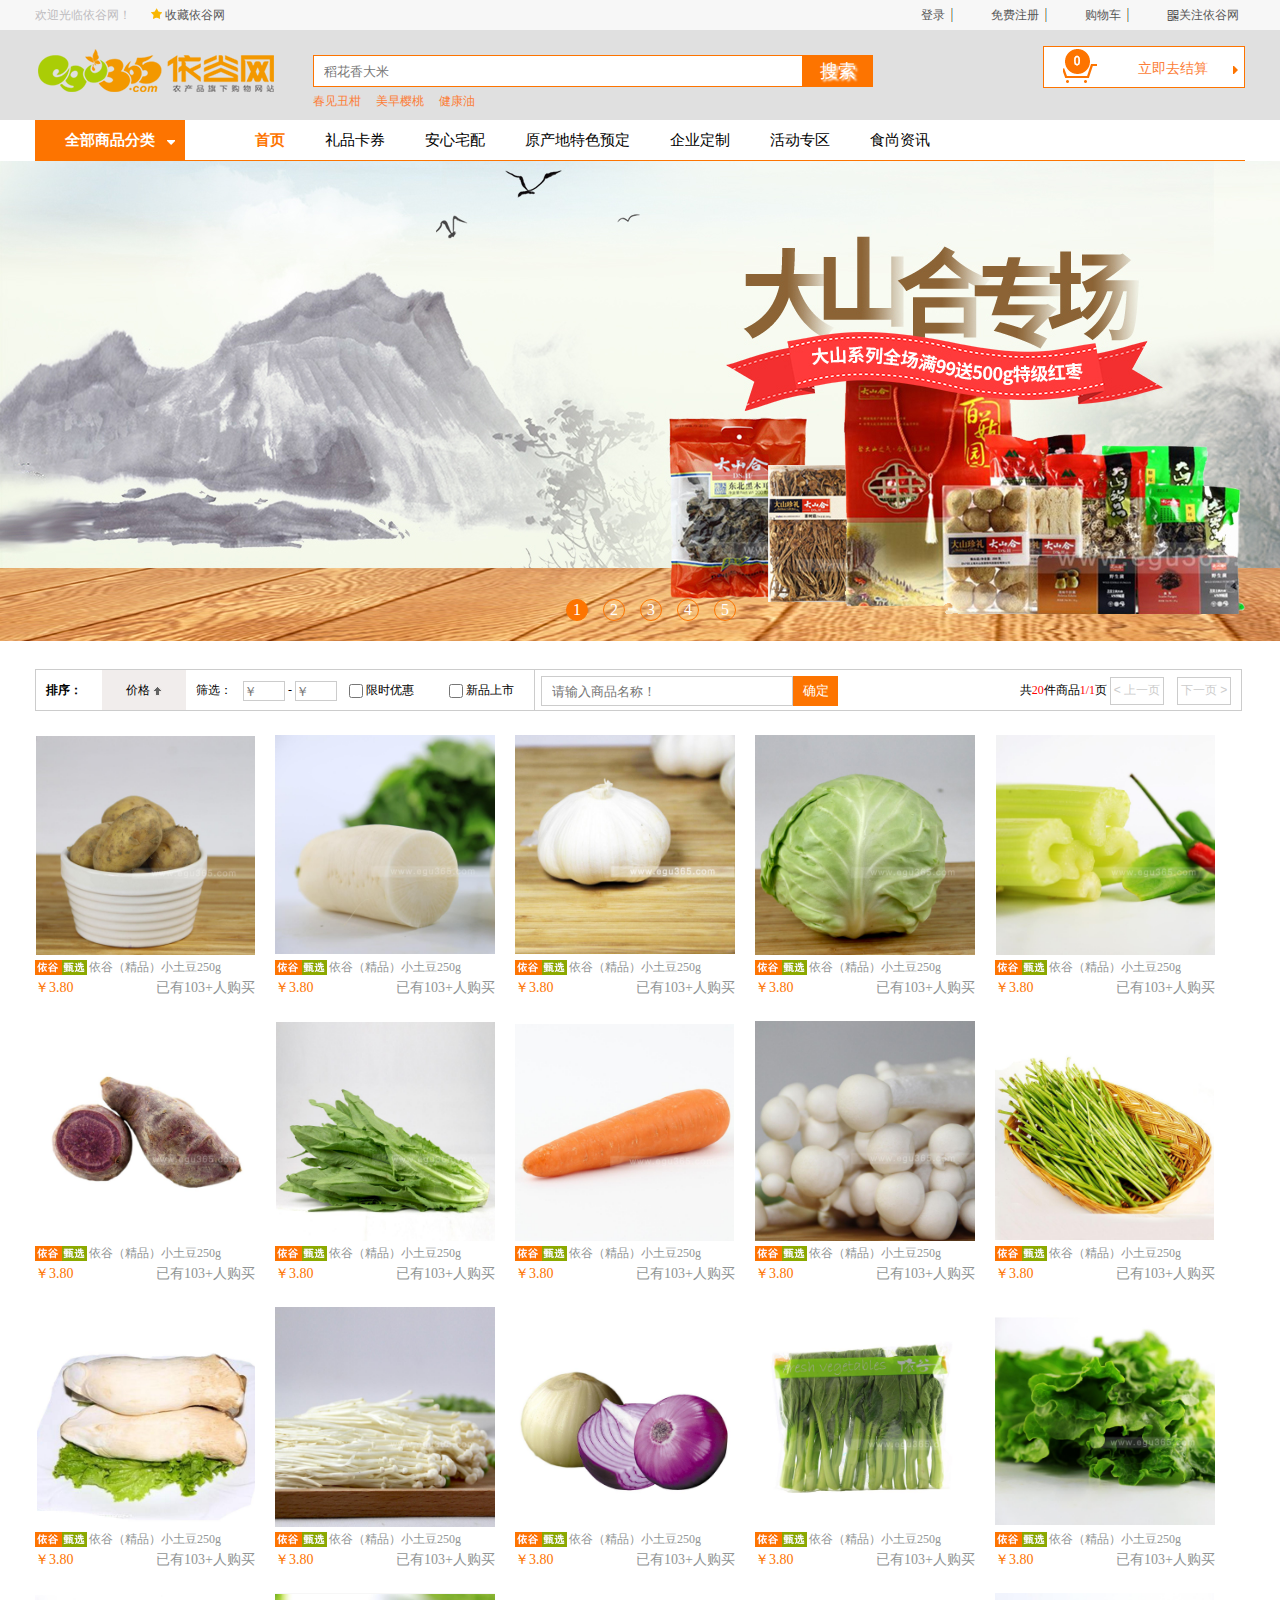
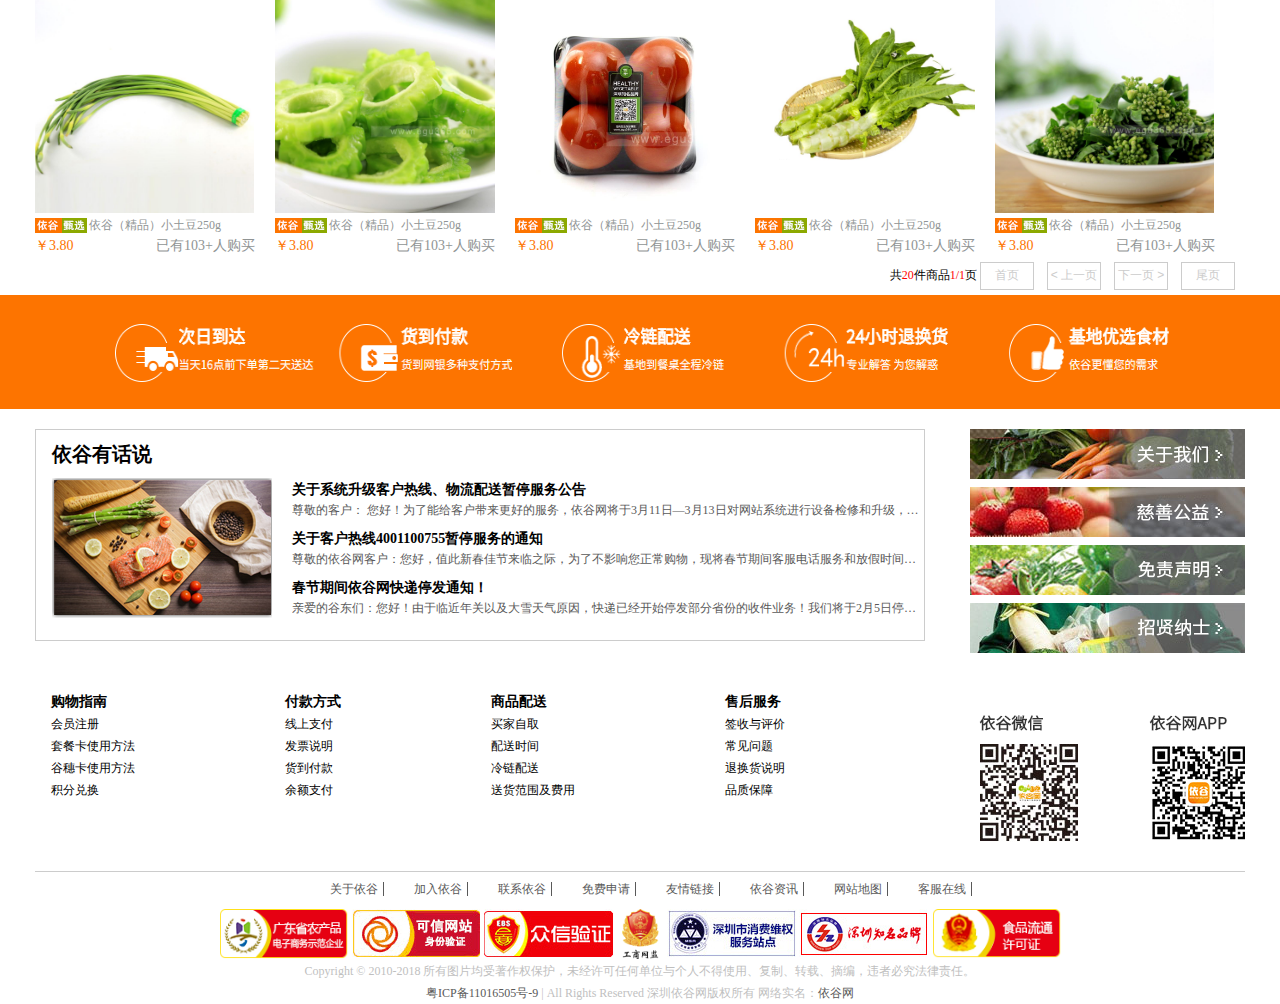
<file: src/html/liebiaoye.html>
<!DOCTYPE html>
<html lang="en">
    <head>
        <meta charset="utf-8">
        <link rel="stylesheet" type="text/css" href="../css/base.css">
        <link rel="stylesheet" type="text/css" href="../css/liebiaoye.css">
        <script src="../js/common.js" type="text/javascript"></script>
        <script src="../js/shouye.js" type="text/javascript"></script>
        <script src="../js/liebiaoye.js" type="text/javascript"></script>
    </head>
    <body>
        <div id="box">
            <div id="header1">
                <div class="container">
                    <ul class="zuo fl">
                        <li class="zuo1">欢迎光临依谷网！</li>
                        <li class="zuo2">
                            <i></i>
                            收藏依谷网
                        </li>
                    </ul>
                    <ul class="you fr">
                        <li><span style="border-left:0 none;">登录</span></li>
                        <li><span>免费注册</span></li>
                        <li><span>购物车</span></li>
                        <li>
                            <span style="border-right:0 none;">
                                <i class="iconfont icon-erweima"></i>关注依谷网
                            </span>
                        </li>
                    </ul>
                </div>
            </div>
            <div id="header2">
                <div class="container">
                    <img src="../img/header2_1.png">
                    <div class="hd2_c fl">
                        <input type="text" placeholder="稻花香大米"/>
                        <button>搜索</button>
                        <p>
                            <span>春见丑柑</span>
                            <span>美早樱桃</span>
                            <span>健康油</span>
                        </p>
                    </div>
                    <div class="hd2_r fr">
                        <input type="text" />
                        <!-- gouWuChe -->
                        <p class="gwc">
                            <span class="gwc1"></span>
                            <span class="gwc2"></span>
                        </p>
                        <p class="jiesuan">
                            <span>立即去结算</span>
                            <i class="jiesuan2"></i>
                        </p>
                    </div>
                </div>
            </div>
            <div id="nav">
                <div class="container clearfix">
                    <h2 class="yiji">
                        <a href="">全部商品分类</a>
                        <span class="jiantou"></span>
                        <ul class="nav2">
                            <li class="nav2_li">
                                <i><img src="../img/nav2.png"></i>
                                <span class="zuo">水果蔬菜</span>
                                <ul class="nav3">
                                    <li>
                                        <span>国产水果</span>
                                        <span>苹果</span>
                                        <span>梨</span>
                                        <span>柑橙柚</span>
                                        <span>桃李杏</span>
                                        <span>瓜类</span>
                                        <span>热带水果</span>
                                        <span>富含维C</span>
                                        <span>其他</span>
                                    </li>
                                    <li>
                                        <span>进口水果</span>
                                        <span>美国</span>
                                        <span>智利</span>
                                        <span>新西兰</span>
                                        <span>澳大利亚</span>
                                        <span>泰国</span>
                                        <span>越南</span>
                                        <span>其他</span>
                                    </li>
                                    <li>
                                        <span>新鲜蔬菜</span>
                                        <span>叶菜</span>
                                        <span>根茎/瓜类</span>
                                        <span>菌菇类</span>
                                        <span>茄果/豆类</span>
                                        <span>特色蔬菜</span>
                                        <span>其他蔬菜</span>
                                    </li>
                                </ul>
                            </li>
                            <li class="nav2_li">
                                <i><img src="../img/nav3.png"></i>
                                <span  class="zuo">肉禽蛋奶</span>
                                <ul class="nav3">
                                    <li>
                                        <span>无肉不欢</span>
                                        <span>进口肉类</span>
                                        <span>牛肉</span>
                                        <span>羊肉</span>
                                        <span>猪肉</span>
                                        <span>家禽</span>
                                        <span>其他</span>
                                    </li>
                                    <li>
                                        <span>水产海鲜</span>
                                        <span>虾兵蟹将</span>
                                        <span>鲍参翅肚</span>
                                        <span>淡鱼海鱼</span>
                                        <span>珍品贝类</span>
                                    </li>
                                    <li>
                                        <span>新鲜蛋品</span>
                                        <span>生态养殖</span>
                                        <span>蛋蛋制品</span>
                                    </li>
                                    <li>
                                        <span>方便速食</span>
                                        <span>速食品</span>
                                        <span>手工面点</span>
                                        <span>丸子</span>
                                        <span>豆制品</span>
                                    </li>
                                    <li>
                                        <span>牛奶乳品</span>
                                        <span>有机奶</span>
                                        <span>纯牛奶</span>
                                        <span>酸奶</span>
                                        <span>奶制品</span>
                                    </li>
                                </ul>
                            </li>
                            <li class="nav2_li">
                                <i><img src="../img/nav4.png"></i>
                                <span class="zuo">粮油副食</span>
                                <ul class="nav3">
                                    <li>
                                        <span>干货特产</span>
                                        <span>臻品干货</span>
                                        <span>山珍海味</span>
                                        <span>腌腊食品</span>
                                        <span>其他特产</span>
                                    </li>
                                    <li>
                                        <span>米面杂粮</span>
                                        <span>五常稻花香</span>
                                        <span>大米</span>
                                        <span>五谷杂粮</span>
                                        <span>面/粉/及制品</span>
                                    </li>
                                    <li>
                                        <span>健康食油</span>
                                        <span>花生油</span>
                                        <span>玉米油</span>
                                        <span>橄榄油</span>
                                        <span>山茶油</span>
                                        <span>调和油</span>
                                        <span>更多油类</span>
                                    </li>
                                    <li>
                                        <span>五味生香</span>
                                        <span>调味品</span>
                                        <span>汤料/底料</span>
                                        <span>果酱</span>
                                        <span>沙拉酱</span>
                                        <span>辣椒酱</span>
                                        <span>其他酱料</span>
                                    </li>
                                </ul>
                            </li>
                            <li class="nav2_li">
                                <i><img src="../img/nav5.png"></i>
                                <span class="zuo">零食酒饮</span>
                                <ul class="nav3">
                                    <li>
                                        <span>吃货精选</span>
                                        <span>进口零食</span>
                                        <span>坚果炒货</span>
                                        <span>果干蜜饯</span>
                                        <span>糕点饼干</span>
                                        <span>糖果巧克力</span>
                                        <span>膨化食品</span>
                                        <span>飘香肉脯</span>
                                        <span>海苔</span>
                                        <span>其他</span>
                                    </li>
                                    <li>
                                        <span>冲调饮料</span>
                                        <span>咖啡</span>
                                        <span>冲调品</span>
                                        <span>饮料</span>
                                        <span>蜂蜜</span>
                                    </li>
                                    <li>
                                        <span>茶香四溢</span>
                                        <span>大红袍</span>
                                        <span>普洱</span>
                                        <span>黑茶</span>
                                        <span>铁观音</span>
                                        <span>乌龙茶</span>
                                        <span>红茶</span>
                                        <span>绿茶</span>
                                    </li>
                                    <li>
                                        <span>美酒佳酿</span>
                                        <span>红酒</span>
                                        <span>啤酒</span>
                                        <span>洋酒</span>
                                        <span>白酒</span>
                                        <span>其他酒品</span>
                                    </li>
                                </ul>
                            </li>
                            <li class="nav2_li">
                                <i><img src="../img/nav6.png"></i>
                                <span class="zuo">主题场景</span>
                                <ul class="nav3">
                                    <li>
                                        <span>心动时刻</span>
                                        <span>鲜花</span>
                                        <span>蛋糕</span>
                                        <span>巧克力</span>
                                        <span>红酒</span>
                                    </li>
                                    <li>
                                        <span>新派料理</span>
                                        <span>慢享烘焙</span>
                                        <span>健身减脂</span>
                                        <span>异国风味</span>
                                        <span>中华烹饪</span>
                                    </li>
                                    <li>
                                        <span>年节惊喜</span>
                                        <span>恭贺新禧</span>
                                        <span>真情邂逅</span>
                                        <span>端午安康</span>
                                        <span>花好月圆</span>
                                    </li>
                                    <li>
                                        <span>家常宴客</span>
                                        <span>省心家宴</span>
                                        <span>烛光晚餐</span>
                                        <span>生日派对</span>
                                        <span>香辣火锅</span>
                                        <span>热情烧烤</span>
                                        <span>小菜一碟</span>
                                    </li>
                                </ul>
                            </li>
                            <li class="nav2_li">
                                <i><img src="../img/nav7.png"></i>
                                <span class="zuo">这箱有礼</span>
                                <ul class="nav3">
                                    <li>
                                        <span>走亲访友</span>
                                        <span>父母长辈</span>
                                        <span>同事好友</span>
                                        <span>情侣夫妻</span>
                                        <span>儿女小辈</span>
                                    </li>
                                    <li>
                                        <span>情礼兼到</span>
                                        <span>拜年必备</span>
                                        <span>滋补养生</span>
                                        <span>粮油干货</span>
                                        <span>水果休闲</span>
                                    </li>
                                </ul>
                            </li>
                            <li class="nav2_li">
                                <i><img src="../img/nav8.png"></i>
                                <span class="zuo">生活用品</span>
                                <ul class="nav3">
                                    <li>
                                        <span>家居用品</span>
                                        <span>洗漱用品</span>
                                        <span>家居小电器</span>
                                        <span>床上用品</span>
                                        <span>其他用品</span>
                                    </li>
                                    <li>
                                        <span>厨房用品</span>
                                        <span>烹饪锅具</span>
                                        <span>餐具杯具</span>
                                        <span>厨房小电器</span>
                                        <span>厨房配件</span>
                                        <span>其他用品</span>
                                    </li>
                                </ul>
                            </li>
                            <li class="shouqi"><img src="../img/nav9.png"></li>
                        </ul>
                    </h2>
                    <ul class="nav1">
                        <li style="color:#FD7400;font-weight:bold;">首页</li>
                        <li>礼品卡券</li>
                        <li>安心宅配</li>
                        <li>原产地特色预定</li>
                        <li>企业定制</li>
                        <li>活动专区</li>
                        <li>食尚资讯</li>
                    </ul>
                </div>
            </div>
            <div id="banner">
                <ul>
                    <li><img src="../img/lunbo1.jpg"></li>
                    <li><img src="../img/lunbo2.jpg"></li>
                    <li><img src="../img/lunbo3.jpg"></li>
                    <li><img src="../img/lunbo4.jpg"></li>
                    <li><img src="../img/lunbo5.jpg"></li>
                </ul>
            </div>
            <div id="liebiao">
                <div class="container">
                    <div class="list_t">
                        <ul class="list_tl fl">
                            <li><label style="font-weight:bold;padding:0 20px 0 10px;">排序：</label></li>
                            <li style="width:84px;background:#F1EDEC;text-align:center;">
                                <label>价格</label>
                                <i><img src="../img/list_tl.png" ></i>
                            </li>
                            <li class="list_tl3">
                                <label style="padding:0 8px 0 10px;">筛选：</label>
                                <input type="text" placeholder="￥"/>
                                <label for="">-</label>
                                <input type="text" placeholder="￥"/>
                            </li>
                            <li class="list_tl4" style="border-right:1px solid #ccc;">
                                <input type="checkbox" />
                                <label for="">限时优惠</label>
                                <input type="checkbox" />
                                <label for="">新品上市</label>
                            </li>
                            
                        </ul>
                        <div class="list_tc fl">
                            <input type="text" placeholder="请输入商品名称！"/>
                            <button>确定</button>
                        </div>
                        <div class="list_tr fr">
                            <label for="">共<span>20</span>件商品<span>1/1</span>页</label>
                            <button>&lt 上一页</button>
                            <button>下一页 &gt</button>
                        </div>
                    </div>
                    <div class="list_c">
                        <!-- <ul class="datalist_c clearfix">
                            <li>
                                <img src="../img/list1.png" />
                                <img src="../img/tubiao.png" />
                                <p>依谷（精品）小土豆250g</p>
                                <span>￥3.80</span>
                                <p>已有<span>103+</span>人购买</p>
                                <button>加入购物车&gt&gt</button>
                            </li>
                        </ul> -->
                    </div>
                    <div class="list_b">
                        <div class="list_br fr">
                            <label for="">共<span>20</span>件商品<span>1/1</span>页</label>
                            <button>首页</button>
                            <button>&lt 上一页</button>
                            <button>下一页 &gt</button>
                            <button>尾页</button>
                        </div>
                    </div>
                </div>
            </div>
            <div id="fenjie5">

                <img src="../img/fenjie5.png">
            </div>
            <div id="links">
                <div class="container">
                    <div class="links_l fl">
                        <div class="links_lt">
                            <h3>依谷有话说</h3>
                            <img src="../img/link1.png">
                            <h4>关于系统升级客户热线、物流配送暂停服务公告</h4>
                            <p>尊敬的客户： 您好！为了能给客户带来更好的服务，依谷网将于3月11日—3月13日对网站系统进行设备检修和升级，期间客服热线、在线咨询及物流配送暂不提供服务，3月14日起恢复正常咨询及物流配送。给您带来不便敬请谅解，感谢您对依谷网的支持！</p>
                            <h4 style="padding-top:8px;">关于客户热线4001100755暂停服务的通知</h4>
                            <p>尊敬的依谷网客户：您好，值此新春佳节来临之际，为了不影响您正常购物，现将春节期间客服电话服务和放假时间事项公告如下：1、由于中国移动的基站设备故障正在维修，现4001100755客服电话暂时无法正常使用。2、放假时间：2月15日—2月23日。如有不便，敬请谅解。依谷网在此感谢您长久以来对我们的信任与支持。</p>
                            <h4 style="padding-top:8px;">春节期间依谷网快递停发通知！</h4>
                            <p>亲爱的谷东们：您好！由于临近年关以及大雪天气原因，快递已经开始停发部分省份的收件业务！我们将于2月5日停止广东省外的快递发货，2月10日停止广东省内的快递发货，2月15日停止深圳市的订单，超时订单将协调至年后配送2月23日恢复正常发货。</p>
                        </div>
                        <div class="links_lb">
                            <dl style="padding-left:16px;">
                                <dt>购物指南</dt>
                                <dd>会员注册</dd>
                                <dd>套餐卡使用方法</dd>
                                <dd>谷穗卡使用方法</dd>
                                <dd>积分兑换</dd>
                            </dl>
                            <dl>
                                <dt>付款方式</dt>
                                <dd>线上支付</dd>
                                <dd>发票说明</dd>
                                <dd>货到付款</dd>
                                <dd>余额支付</dd>
                            </dl>
                            <dl>
                                <dt>商品配送</dt>
                                <dd>买家自取</dd>
                                <dd>配送时间</dd>
                                <dd>冷链配送</dd>
                                <dd>送货范围及费用</dd>
                            </dl>
                            <dl>
                                <dt>售后服务</dt>
                                <dd>签收与评价</dd>
                                <dd>常见问题</dd>
                                <dd>退换货说明</dd>
                                <dd>品质保障</dd>
                            </dl>
                        </div>
                    </div>
                    <div class="links_r fr">
                        <div class="links_rt">
                            <ul>
                                <li style="padding-top:20px;"><img src="../img/link2.png"></li>
                                <li><img src="../img/link3.png"></li>
                                <li><img src="../img/link4.png"></li>
                                <li><img src="../img/link5.png"></li>
                            </ul>
                        </div>
                        <div class="links_rb">
                            <img src="../img/link6.png" height="150" width="275">
                        </div>
                    </div>
                </div>
            </div>
            <div id="footer">
                <div class="container">
                    <ul>
                        <li><span>关于依谷</span></li>
                        <li><span>加入依谷</span></li>
                        <li><span>联系依谷</span></li>
                        <li><span>免费申请</span></li>
                        <li><span>友情链接</span></li>
                        <li><span>依谷资讯</span></li>
                        <li><span>网站地图</span></li>
                        <li><span>客服在线</span></li>
                    </ul>
                    <img src="../img/footer.png" height="53" width="844">
                    <p>Copyright © 2010-2018 所有图片均受著作权保护，未经许可任何单位与个人不得使用、复制、转载、摘编，违者必究法律责任。</p>
                    <p><span>粤ICP备11016505号-9</span> | All Rights Reserved 深圳依谷网版权所有 网络实名：<span>依谷网</span></p>
                </div>
            </div>
        </div>
    </body>
</html>
</file>
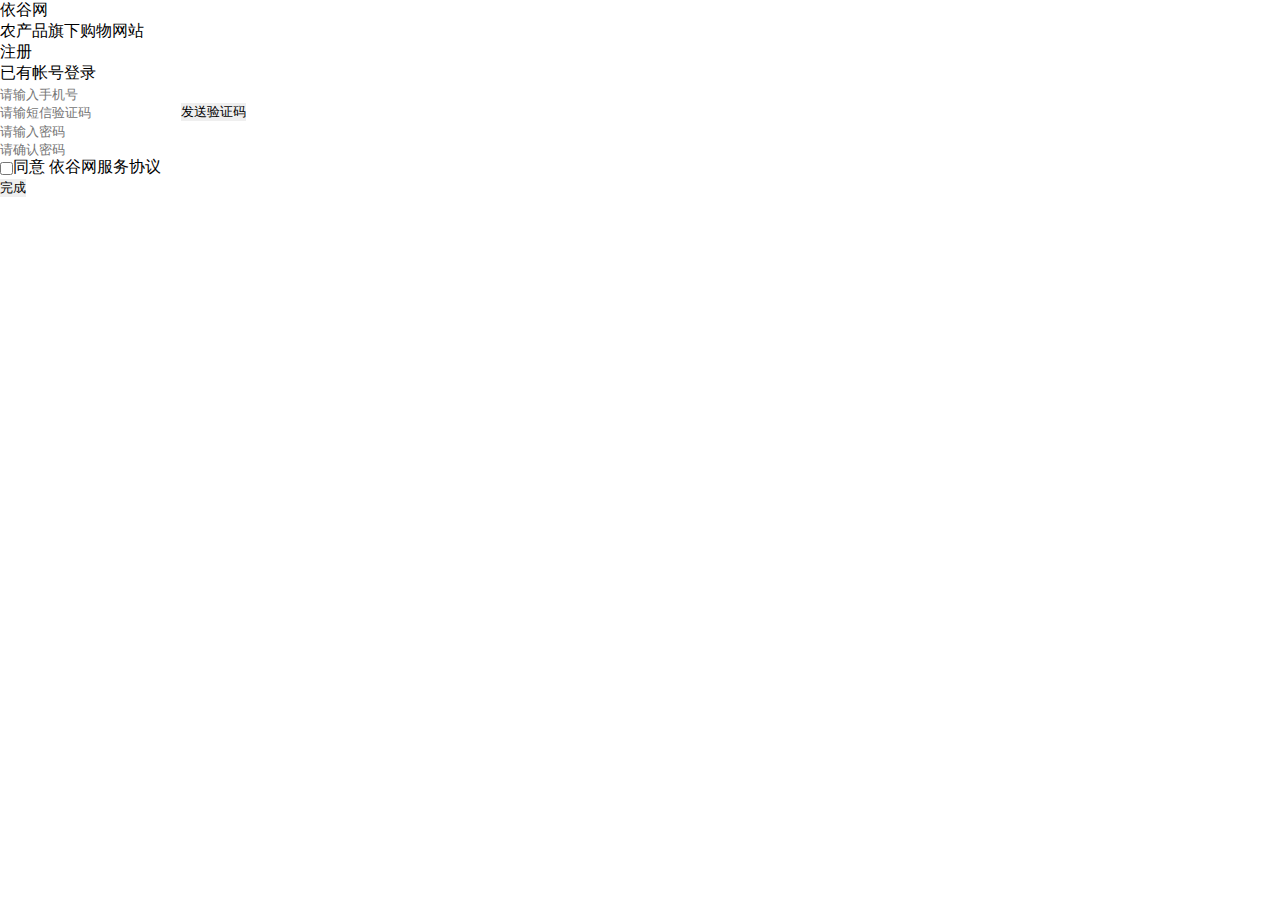
<file: src/html/zhuce.html>
<!DOCTYPE html>
<html lang="en">
    <head>
        <meta charset="utf-8">
        <link rel="stylesheet" href="../css/base.css" />
        <link rel="stylesheet" href="../css/denglu.css" />
        <script type="text/javascript" src="../js/shouye.js"></script>
    </head>
    <body>
        <div id="zhuce">
            <div id="big">
                
            </div>
            <div id="biaodan">
                <ul>
                    <li>
                        <p>依谷网</p>
                        <p>农产品旗下购物网站</p>
                    </li>
                    <li>
                        <h4>注册</h4>
                        <p>已有帐号<span>登录</span></p>
                    </li>
                    <li>
                        <i></i>
                        <input type="text" placeholder="请输入手机号"/>
                    </li>
                    <li>
                        <i></i>
                        <input type="text" placeholder="请输短信验证码"/>
                        <button>发送验证码</button>
                    </li>
                    <li>
                        <i></i>
                        <input type="text" placeholder="请输入密码"/>
                    </li>
                    <li>
                        <i></i>
                        <input type="text" placeholder="请确认密码"/>
                    </li>
                    <li>
                        <input type="checkbox" />同意
                        <span>依谷网服务协议</span>
                    </li>
                    <li>
                        <button>完成</button>
                    </li>
                </ul>
            </div>
        </div>
    </body>
</html>
</file>
<file: src/css/base.css>
@charset "UTF-8";
/*css ³õÊ¼»¯ */
html, body, ul, li, ol, dl, dd, dt, p, h1, h2, h3, h4, h5, h6, form, fieldset, legend, img,input{margin:0; padding:0;}
fieldset, img, input, button{border:0 none; padding:0;margin:0;outline-style:none;}   
/*È¥µôinputµÈ¾Û½¹Ê±µÄÀ¶É«±ß¿ò*/
ul,li,ol{list-style:none;}
a{text-decoration: none;}
select, input{vertical-align:middle;}
textarea{resize:none;}
/*·ÀÖ¹ÍÏ¶¯*/
img{border:0;vertical-align:middle; }  
/*È¥µôÍ¼Æ¬µÍ²âÄ¬ÈÏµÄ3ÏñËØ¿Õ°×·ìÏ¶*/
table { border-collapse:collapse; }
/*Î±ÔªËØÇå³ý·¨½â¾ö¸ß¶ÈËúÏÝ*/
.clearfix::after{
    content:"";
    display: block;
    height: 0;
    clear:both;
    overflow:hidden;
    visibility:hidden;
    /*¼æÈÝie*/
   zoom:1;
 }
h1,h2,h3,h4,h5,h6{text-decoration:none;font-weight:normal;font-size:1em;}
/*ÉèÖÃh±êÇ©µÄ´óÐ¡
ÉèÖÃ¸ú¸¸Ç×Ò»Ñù´óµÄ×ÖÌåfont-size:100%;*/
s,i,em{font-style:normal;text-decoration:none;}
/*¹«¹²Àà*/
.container {/*°æÐÄ ÌáÈ¡ */
    width: 1210px;
    margin:0 auto;
}
.fl {
    float:left;
}
.fr {
    float:right;
}
.al {
    text-align:left;
}
.ac {
    text-align:center;
}
.ar {
    text-align:right;
}
.hide {
    display:none;
}
.font12{ font-size: 12px;}
.font14{ font-size: 14px;}
.font16{ font-size: 16px;}
/*×ÖÌåÍ¼±ê*/
@font-face {font-family: "iconfont";
  src: url('../font/iconfont.eot?t=1484793044531'); /*IE9*/
  src: url('../font/iconfont.eot?t=1484793044531#iefix') format('embedded-opentype'), /*IE6-IE8*/
  url('../font/iconfont.woff?t=1484793044531') format('woff'), /*chrome,firefox*/
  url('../font/iconfont.ttf?t=1484793044531') format('truetype'), /*chrome,firefox,opera, Safari,Android,iOS4.2+*/
  url('../font/iconfont.svg?t=1484793044531#iconfont') format('svg'); /*iOS 4.1-*/
}
.iconfont {
  font-family:"iconfont" !important;
}

.icon-caidan:before { content: "\f000d"; }

.icon-erweima:before { content: "\f0050"; }

.icon-tuichu:before { content: "\e796"; }

.icon-my:before { content: "\e607"; }

.icon-fangdajing:before { content: "\e653"; }

.icon-shouye:before { content: "\e600"; }

.icon-camera:before { content: "\e501"; }

/*-----------header1------------*/
#header1{overflow: hidden;background: #F7F7F7;}
#header1 ul li{float:left;font-size: 12px;line-height: 30px;color: #575757;}
#header1 .zuo .zuo1{color:#BEBCC0;padding-right: 20px;}
#header1 .zuo .zuo2 i{display:inline-block;width: 11px;height: 11px;background: url(../img/header1_1.png);}
#header1 .you li i{display: inline-block;width: 12px;height: 12px;color: #575757;}
#header1 .you li span{padding:0 6px 0 38px;border-right: 1px solid #E4AD6A;border-left: 1px solid #88CCF7;}

/*------------header2-----------*/
#header2{overflow: hidden;background: #E0E0E0;}
#header2 img{float:left;padding:19px 38px 27px 0;}
#header2 .hd2_c{width: 560px;}
#header2 .hd2_c input{width: 478px;height: 30px;border:1px solid #FD7400;padding-left: 10px;float:left;margin-top: 25px;}
#header2 .hd2_c button{width: 70px;height: 32px;background: #FD7400;font-size: 18px;line-height: 28px;text-shadow: 2px 2px 2px #fff;color:#FFFFFF;float:left;margin-top: 25px;}
#header2 .hd2_c p span{float:left;font-size: 12px;line-height: 28px;color:#FC7E38;padding-right: 15px;}
#header2 .hd2_r{position: relative;}
#header2 .hd2_r input{width: 200px;height: 40px;border:1px solid #FD7400;margin-top: 16px;}
#header2 .hd2_r .gwc .gwc1{position: absolute;width: 34px;height: 34px;background: url(../img/header2_2.png);top:19px;left:20px;}
#header2 .hd2_r .jiesuan span{position: absolute;font-size: 14px;line-height: 40px;color:#FC7E38;top:19px;left:95px;}
#header2 .hd2_r .jiesuan2{position: absolute;width: 8px;height: 8px;background: url(../img/header2_3.png);top:36px;right:6px;}
.fixed{position:fixed;top:0;left:0;z-index: 1000;opacity: 0.9;background: #000;width: 100%;}

/*-------------nav-------------*/
#nav .container{border-bottom: 1px solid #FD7400;line-height: 40px;font-size: 15px;}
#nav h2{position:relative;width: 150px;float:left;margin-right: 50px;}
#nav h2 a{display: block;color: #FFFFFF;font-weight: bold;text-align:center;background: #FD7400;}
#nav h2 .jiantou{position: absolute;width: 8px;height: 8px;background: url(../img/nav1.png);top:17px;right:10px;}
#nav .nav1 li{float:left;padding: 0px 20px;}
#nav .nav1 .active{color:#FD7400;font-weight: bold;}
#nav .nav2{box-sizing: border-box;width: 150px;height: 440px;position: absolute;z-index:999;background: #fff;padding-top: 12px;display:none;}
#nav .nav2 li{position: relative;}
#nav .nav2 li i{display: inline-block;width: 28px;height: 28px;position: absolute;top:10px;left:6px;}
#nav .nav2 .nav2_li .zuo{display: block;padding:14px 0 0 38px;font-size: 14px;line-height: 40px;color:#3F3F3F;}
#nav .nav2 .shouqi{text-align: center;}
#nav .gaoliang{border-top:1px solid #ccc;border-bottom: 1px solid #ccc;}
#nav .nav3{display: none;position: absolute;left: 150px;width: 700px;height: 190px;background: #fff;}
#nav .nav3 li{overflow: hidden;padding-top: 20px;}
#nav .nav3 li span{display: block;float:left;font-size: 12px;line-height:12px;color:#595959;padding:0 5px;border-left:1px solid #ccc;}
#nav .nav3 li span:first-child{border-bottom: 1px solid #FD7400;color:#FD7400;border:0 none;}

/*-------------lunbo---------------*/
#banner{position:relative;width:100%;height:480px;overflow:hidden;}
#banner ul{position:absolute;overflow:hidden;}
#banner ul li{float:left;}
#banner ul li img{display: block;background-size: cover;background-position: center;}
#banner .page{position:absolute;left:50%;bottom:0;transform:translateX(-40%);}
#banner .page span{display:inline-block;width:20px;height:20px;line-height:20px;text-align:center;color:#fff;border-radius: 50%;border:1px solid #FD7400;margin:0 15px 20px 0;}
#banner .page span.active{background: #FD7400;}

/*--------------fenjie5--------------*/
#fenjie5 img{width: 100%;height: 114px;background-size: cover;background-position: center;}

/*---------------links---------------*/
#links .container{overflow:hidden;border-bottom:1px solid #ccc;}
#links .links_l .links_lt{width: 872px;overflow: hidden;padding-left:16px;border:1px solid #CCCCCC;margin-top: 20px;}
#links .links_l .links_lt h3{font-size: 20px;line-height: 48px;font-weight: bold;}
#links .links_l .links_lt img{float:left;padding-right: 20px;padding-bottom: 22px;}
#links .links_l .links_lt h4{font-size: 14px;line-height: 24px;font-weight: bold;}
#links .links_l .links_lt p{font-size: 12px;color:#595959;overflow: hidden;text-overflow: ellipsis;/* 超出内容显示为省略号*/white-space: nowrap;/*文本不进行换行*/}
#links .links_l .links_lb dl{float:left;padding-top: 50px;padding-right: 150px;}
#links .links_l .links_lb dl dt{font-size: 14px;font-weight: bold;line-height: 22px;}
#links .links_l .links_lb dl dd{font-size: 12px;line-height: 22px;}
#links .links_r .links_rt ul li{padding-bottom: 8px;}
#links .links_r .links_rb img{padding:48px 0 12px 0;}

/*-----------footer---------------*/
#footer{text-align: center;}
#footer ul{width: 680px;margin: 0 auto;}
#footer ul li{float:left;line-height: 35px;font-size: 12px;color:#595959;}
#footer ul li span{border-right:1px solid #595959;padding:0 5px 0 30px;}
#footer p{font-size: 12px;line-height: 22px;color:#BFBFBF;}
#footer p span{color:#595959;}
</file>
<file: src/css/index.css>
/*--------------main1---------------*/
#main1 ul li{float: left;}
#main1 ul li img{width: 290px;height: 320px;padding-right: 14px;}

/*---------------main2----------------*/
#main2 .main2_l{width: 698px;}
#main2 .main2_l img{float:left;padding:14px 10px 0 0;}
#main2 .main2_r a img{padding-top:14px;}
#main2 .main2_r .picShow{width:500px;height: 400px;}
#main2 .main2_r #bigPic{width:388px;padding-right:20px;float:left;padding-top: 12px;}
#main2 .main2_r #smallPic img{margin-top: 10px;}
#main2 .main2_r #smallPic img.active{border:1px solid #A1D22B;}

/*---------------main3----------------*/
#main3 .main31 img{padding:12px 0;}
#main3 .main3_r{overflow:hidden;}
#main3 .main3_r li{float:left;position: relative;text-align: center;}
#main3 .s_list li span{position: absolute;left:0;bottom:-40px;width: 100%;font-size:18px;line-height: 40px;color:#fff;text-align: center;background: #FD7400;display: none;}

/*---------------main4----------------*/
#main4 .main41 img{padding:12px 0;}
#main4 .main4_c{width: 605px;}
#main4 .main4_c li{float:left;}


/*---------------main5----------------*/
#main5 .main51 img{padding:12px 0;}
#main5 .main5_c{width: 605px;}
#main5 .main5_c li{float:left;}

/*---------------main6----------------*/
#main6 .main61,#main6 .main62,#main6 .main63,#main6 .main64{overflow: hidden;}
#main6 .main61 .img1{padding:12px 0 40px 0;float:left;}
#main6 .main61 .main61_c{width: 626px;}
#main6 .main61 .main61_c li{float:left;}
#main6 .main62 .img2{padding-bottom: 50px;float:left;}
#main6 .main62 .main62_r{width: 840px;}
#main6 .main62 .main62_r li{float:left;}
#main6 .main63 .img3{padding-bottom: 50px;float:left;}
#main6 .main63_c{width: 605px;}
#main6 .main63_c li{float:left;}
#main6 .main64 .img4{padding-bottom: 50px;float:left;}
#main6 .main64 .main64_r{width: 840px;}
#main6 .main64 .main64_r li{float:left;}
</file>
<file: src/font/iconfont.css>
@font-face {font-family: "iconfont";
  src: url('iconfont.eot?t=1484793044531'); /* IE9*/
  src: url('iconfont.eot?t=1484793044531#iefix') format('embedded-opentype'), /* IE6-IE8 */
  url('iconfont.woff?t=1484793044531') format('woff'), /* chrome, firefox */
  url('iconfont.ttf?t=1484793044531') format('truetype'), /* chrome, firefox, opera, Safari, Android, iOS 4.2+*/
  url('iconfont.svg?t=1484793044531#iconfont') format('svg'); /* iOS 4.1- */
}

.iconfont {
  font-family:"iconfont" !important;
  font-size:16px;
  font-style:normal;
  -webkit-font-smoothing: antialiased;
  -moz-osx-font-smoothing: grayscale;
}

.icon-caidan:before { content: "\f000d"; }

.icon-erweima:before { content: "\f0050"; }

.icon-tuichu:before { content: "\e796"; }

.icon-my:before { content: "\e607"; }

.icon-fangdajing:before { content: "\e653"; }

.icon-shouyeshouye:before { content: "\e600"; }

.icon-camera:before { content: "\e501"; }
</file>
<file: src/css/liebiaoye.css>
#liebiao .list_t{width: 1205px;height: 40px;border:1px solid #ccc;margin-top: 28px;font-size: 12px;line-height: 40px;}
#liebiao .list_t .list_tl li{float:left;}
#liebiao .list_t .list_tl .list_tl3 input{width: 40px;height: 18px;border:1px solid #ccc;}
#liebiao .list_t .list_tl .list_tl4 input{width: 14px;height: 14px;border:1px solid #ccc;margin-left: 12px;}
#liebiao .list_t .list_tl .list_tl4 label{padding-right: 20px;}
#liebiao .list_t .list_tc input{width: 240px;height: 28px;border:1px solid #ccc;float:left;margin:6px 0 0 6px;padding-left: 10px;}
#liebiao .list_t .list_tc button{width: 45px;height: 30px;background: #FD7400;float:left;margin-top: 6px;color:#fff;}
#liebiao .list_t .list_tr button{width: 54px;height: 28px;border:1px solid #ccc;background: #fff;margin-right: 10px;font-size: 12px;color:#ccc;}
#liebiao .list_t .list_tr span{color:#f00;}

/*------------商品列表-------------*/

#liebiao .list_c  li{float:left;width: 220px;padding-right: 20px;padding-top: 20px;text-align: center;}
#liebiao .list_c  li img{float:left;padding-top: 4px;padding-right: 2px;}
#liebiao .list_c  li p{float:left;font-size: 12px;color:#909494;line-height: 24px;}
#liebiao .list_c  li .jiage{color:#FD7400;font-size: 14px;float:left;}
#liebiao .list_c  li .goumai{color:#909494;font-size: 14px;float:right;}
#liebiao .list_c  li button{width: 125px;height: 36px;background: #FD7400;color:#fff;font-size: 15px;line-height: 36px;text-align: center;border-radius: 4px;display: none;}

#liebiao .list_b{font-size: 12px;line-height: 40px;}
#liebiao .list_b .list_br button{width: 54px;height: 28px;border:1px solid #ccc;background: #fff;margin-right: 10px;font-size: 12px;color:#ccc;}
#liebiao .list_b .list_br span{color:#f00;}
</file>
<file: src/css/denglu.css>
/* 
* @Author: Marte
* @Date:   2018-04-12 16:52:32
* @Last Modified by:   Marte
* @Last Modified time: 2018-04-12 17:08:47
*/
#denglu #big{}
#denglu #small{width: 460px;height: 540px;background: #000;opacity: 0.3;}
</file>
<file: src/font/demo.css>
*{margin: 0;padding: 0;list-style: none;}
/*
KISSY CSS Reset
理念：1. reset 的目的不是清除浏览器的默认样式，这仅是部分工作。清除和重置是紧密不可分的。
2. reset 的目的不是让默认样式在所有浏览器下一致，而是减少默认样式有可能带来的问题。
3. reset 期望提供一套普适通用的基础样式。但没有银弹，推荐根据具体需求，裁剪和修改后再使用。
特色：1. 适应中文；2. 基于最新主流浏览器。
维护：玉伯<lifesinger@gmail.com>, 正淳<ragecarrier@gmail.com>
 */

/** 清除内外边距 **/
body, h1, h2, h3, h4, h5, h6, hr, p, blockquote, /* structural elements 结构元素 */
dl, dt, dd, ul, ol, li, /* list elements 列表元素 */
pre, /* text formatting elements 文本格式元素 */
form, fieldset, legend, button, input, textarea, /* form elements 表单元素 */
th, td /* table elements 表格元素 */ {
  margin: 0;
  padding: 0;
}

/** 设置默认字体 **/
body,
button, input, select, textarea /* for ie */ {
  font: 12px/1.5 tahoma, arial, \5b8b\4f53, sans-serif;
}
h1, h2, h3, h4, h5, h6 { font-size: 100%; }
address, cite, dfn, em, var { font-style: normal; } /* 将斜体扶正 */
code, kbd, pre, samp { font-family: courier new, courier, monospace; } /* 统一等宽字体 */
small { font-size: 12px; } /* 小于 12px 的中文很难阅读，让 small 正常化 */

/** 重置列表元素 **/
ul, ol { list-style: none; }

/** 重置文本格式元素 **/
a { text-decoration: none; }
a:hover { text-decoration: underline; }


/** 重置表单元素 **/
legend { color: #000; } /* for ie6 */
fieldset, img { border: 0; } /* img 搭车：让链接里的 img 无边框 */
button, input, select, textarea { font-size: 100%; } /* 使得表单元素在 ie 下能继承字体大小 */
/* 注：optgroup 无法扶正 */

/** 重置表格元素 **/
table { border-collapse: collapse; border-spacing: 0; }

/* 清除浮动 */
.ks-clear:after, .clear:after {
  content: '\20';
  display: block;
  height: 0;
  clear: both;
}
.ks-clear, .clear {
  *zoom: 1;
}

.main {
  padding: 30px 100px;
width: 960px;
margin: 0 auto;
}
.main h1{font-size:36px; color:#333; text-align:left;margin-bottom:30px; border-bottom: 1px solid #eee;}

.helps{margin-top:40px;}
.helps pre{
  padding:20px;
  margin:10px 0;
  border:solid 1px #e7e1cd;
  background-color: #fffdef;
  overflow: auto;
}

.icon_lists{
  width: 100% !important;

}

.icon_lists li{
  float:left;
  width: 100px;
  height:180px;
  text-align: center;
  list-style: none !important;
}
.icon_lists .icon{
  font-size: 42px;
  line-height: 100px;
  margin: 10px 0;
  color:#333;
  -webkit-transition: font-size 0.25s ease-out 0s;
  -moz-transition: font-size 0.25s ease-out 0s;
  transition: font-size 0.25s ease-out 0s;

}
.icon_lists .icon:hover{
  font-size: 100px;
}



.markdown {
  color: #666;
  font-size: 14px;
  line-height: 1.8;
}

.highlight {
  line-height: 1.5;
}

.markdown img {
  vertical-align: middle;
  max-width: 100%;
}

.markdown h1 {
  color: #404040;
  font-weight: 500;
  line-height: 40px;
  margin-bottom: 24px;
}

.markdown h2,
.markdown h3,
.markdown h4,
.markdown h5,
.markdown h6 {
  color: #404040;
  margin: 1.6em 0 0.6em 0;
  font-weight: 500;
  clear: both;
}

.markdown h1 {
  font-size: 28px;
}

.markdown h2 {
  font-size: 22px;
}

.markdown h3 {
  font-size: 16px;
}

.markdown h4 {
  font-size: 14px;
}

.markdown h5 {
  font-size: 12px;
}

.markdown h6 {
  font-size: 12px;
}

.markdown hr {
  height: 1px;
  border: 0;
  background: #e9e9e9;
  margin: 16px 0;
  clear: both;
}

.markdown p,
.markdown pre {
  margin: 1em 0;
}

.markdown > p,
.markdown > blockquote,
.markdown > .highlight,
.markdown > ol,
.markdown > ul {
  width: 80%;
}

.markdown ul > li {
  list-style: circle;
}

.markdown > ul li,
.markdown blockquote ul > li {
  margin-left: 20px;
  padding-left: 4px;
}

.markdown > ul li p,
.markdown > ol li p {
  margin: 0.6em 0;
}

.markdown ol > li {
  list-style: decimal;
}

.markdown > ol li,
.markdown blockquote ol > li {
  margin-left: 20px;
  padding-left: 4px;
}

.markdown code {
  margin: 0 3px;
  padding: 0 5px;
  background: #eee;
  border-radius: 3px;
}

.markdown pre {
  border-radius: 6px;
  background: #f7f7f7;
  padding: 20px;
}

.markdown pre code {
  border: none;
  background: #f7f7f7;
  margin: 0;
}

.markdown strong,
.markdown b {
  font-weight: 600;
}

.markdown > table {
  border-collapse: collapse;
  border-spacing: 0px;
  empty-cells: show;
  border: 1px solid #e9e9e9;
  width: 95%;
  margin-bottom: 24px;
}

.markdown > table th {
  white-space: nowrap;
  color: #333;
  font-weight: 600;

}

.markdown > table th,
.markdown > table td {
  border: 1px solid #e9e9e9;
  padding: 8px 16px;
  text-align: left;
}

.markdown > table th {
  background: #F7F7F7;
}

.markdown blockquote {
  font-size: 90%;
  color: #999;
  border-left: 4px solid #e9e9e9;
  padding-left: 0.8em;
  margin: 1em 0;
  font-style: italic;
}

.markdown blockquote p {
  margin: 0;
}

.markdown .anchor {
  opacity: 0;
  transition: opacity 0.3s ease;
  margin-left: 8px;
}

.markdown .waiting {
  color: #ccc;
}

.markdown h1:hover .anchor,
.markdown h2:hover .anchor,
.markdown h3:hover .anchor,
.markdown h4:hover .anchor,
.markdown h5:hover .anchor,
.markdown h6:hover .anchor {
  opacity: 1;
  display: inline-block;
}

.markdown > br,
.markdown > p > br {
  clear: both;
}


.hljs {
  display: block;
  background: white;
  padding: 0.5em;
  color: #333333;
  overflow-x: auto;
}

.hljs-comment,
.hljs-meta {
  color: #969896;
}

.hljs-string,
.hljs-variable,
.hljs-template-variable,
.hljs-strong,
.hljs-emphasis,
.hljs-quote {
  color: #df5000;
}

.hljs-keyword,
.hljs-selector-tag,
.hljs-type {
  color: #a71d5d;
}

.hljs-literal,
.hljs-symbol,
.hljs-bullet,
.hljs-attribute {
  color: #0086b3;
}

.hljs-section,
.hljs-name {
  color: #63a35c;
}

.hljs-tag {
  color: #333333;
}

.hljs-title,
.hljs-attr,
.hljs-selector-id,
.hljs-selector-class,
.hljs-selector-attr,
.hljs-selector-pseudo {
  color: #795da3;
}

.hljs-addition {
  color: #55a532;
  background-color: #eaffea;
}

.hljs-deletion {
  color: #bd2c00;
  background-color: #ffecec;
}

.hljs-link {
  text-decoration: underline;
}

pre{
  background: #fff;
}
</file>
